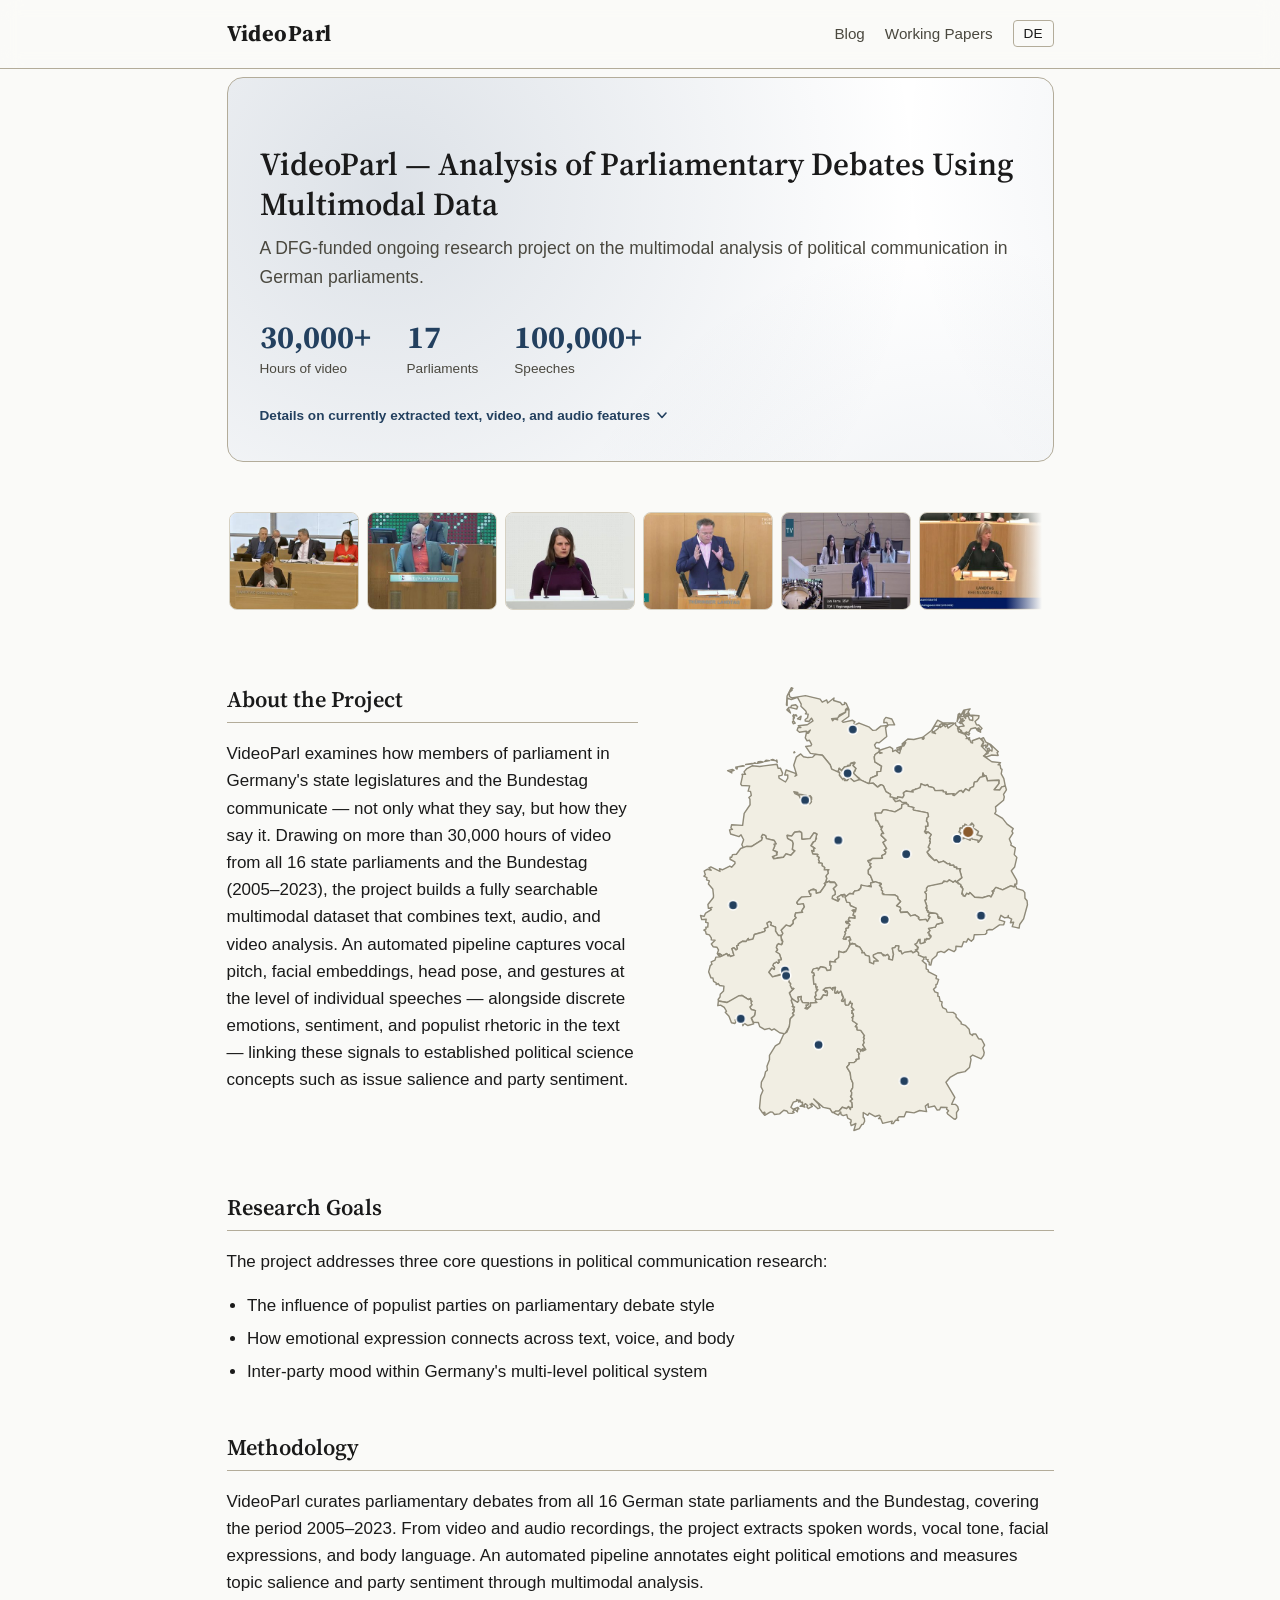
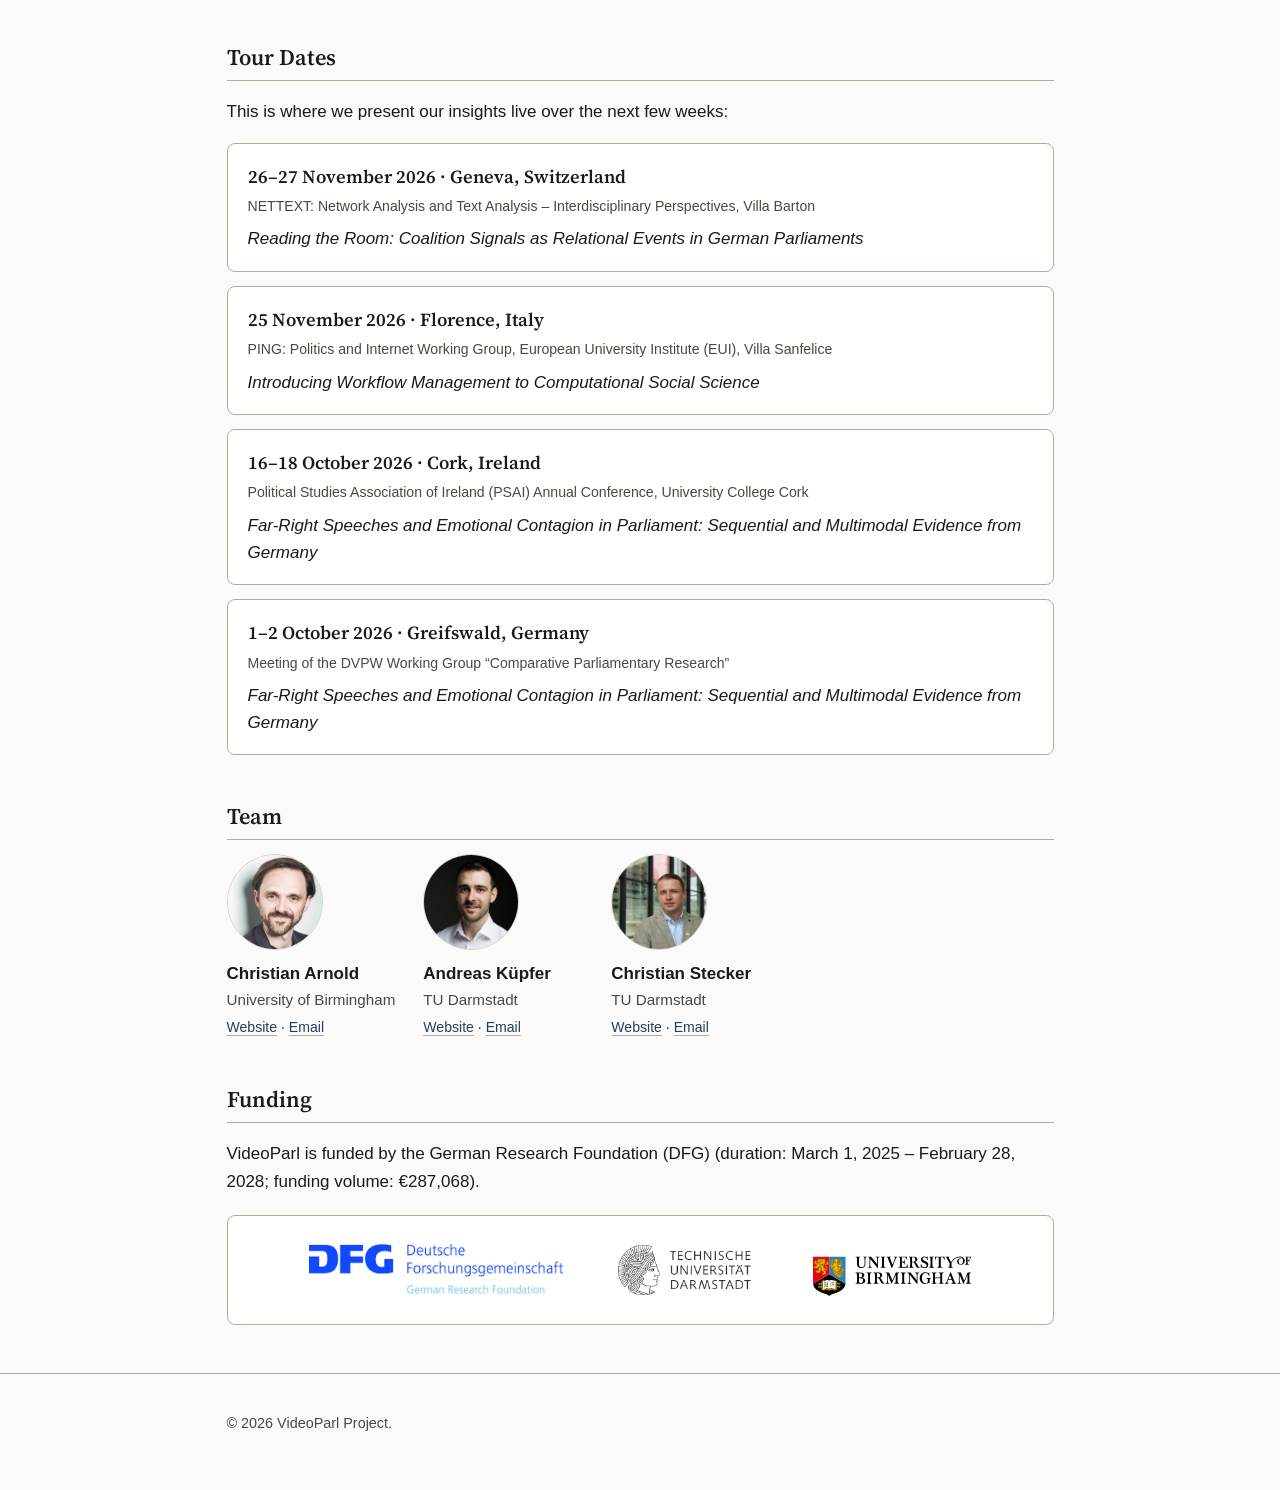
<file: index.html>
<!DOCTYPE html>
<html lang="en">
<head>
<meta charset="UTF-8">
<meta name="viewport" content="width=device-width, initial-scale=1.0">
<title>VideoParl — Analysis of Parliamentary Debates Using Multimodal Data</title>
<meta name="description" content="VideoParl is a DFG-funded research project analyzing text, audio and video from German parliamentary debates.">
<link rel="icon" href="assets/favicon.svg" type="image/svg+xml">
<link rel="preconnect" href="https://fonts.googleapis.com">
<link rel="preconnect" href="https://fonts.gstatic.com" crossorigin>
<link href="https://fonts.googleapis.com/css2?family=Source+Serif+4:wght@600;700&display=swap" rel="stylesheet">
<link rel="stylesheet" href="style.css">
<script data-goatcounter="https://videoparldfg.goatcounter.com/count"
        async src="//gc.zgo.at/count.js"></script>
<script>
  // Set the active language before first paint to avoid a flash of the
  // wrong language. English by default; only a saved toggle choice changes it.
  (function () {
    var lang = 'en';
    try {
      var saved = localStorage.getItem('alpatai-lang');
      if (saved === 'de' || saved === 'en') lang = saved;
    } catch (e) { /* ignore */ }
    document.documentElement.setAttribute('data-active-lang', lang);
    document.documentElement.setAttribute('lang', lang);
  })();
</script>
</head>
<body>

<header class="site-header">
  <div class="wrap">
    <a class="site-title" href="index.html">VideoParl</a>
    <nav class="site-nav">
      <a href="blog.html">Blog</a>
      <a href="papers.html">Working Papers</a>
      <button id="lang-toggle" class="lang-toggle-btn" type="button">DE</button>
    </nav>
  </div>
</header>

<main class="wrap">

  <section class="hero">
    <h1 data-lang="de">VideoParl — Die Analyse von Parlamentsdebatten mit multimodalen Daten (Text, Audio und Bild)</h1>
    <h1 data-lang="en">VideoParl — Analysis of Parliamentary Debates Using Multimodal Data</h1>
    <p class="tagline" data-lang="de">Ein laufendes, DFG-gefördertes Forschungsprojekt zur multimodalen Analyse politischer Kommunikation in deutschen Parlamenten.</p>
    <p class="tagline" data-lang="en">A DFG-funded ongoing research project on the multimodal analysis of political communication in German parliaments.</p>
    <div class="hero-stats">
      <div class="stat">
        <div class="stat-num" data-count="30000" data-suffix="+">0</div>
        <div class="stat-label" data-lang="de">Stunden Video</div>
        <div class="stat-label" data-lang="en">Hours of video</div>
      </div>
      <div class="stat">
        <div class="stat-num" data-count="17">0</div>
        <div class="stat-label" data-lang="de">Parlamente</div>
        <div class="stat-label" data-lang="en">Parliaments</div>
      </div>
      <div class="stat">
        <div class="stat-num" data-count="100000" data-suffix="+">0</div>
        <div class="stat-label" data-lang="de">Reden</div>
        <div class="stat-label" data-lang="en">Speeches</div>
      </div>
    </div>

    <div class="hero-features-toggle">
      <button type="button" class="features-toggle-btn" id="features-toggle-btn" aria-expanded="false" aria-controls="hero-features-panel">
        <span class="label-show" data-lang="de">Details zu aktuell extrahierten Text-, Video- und Audio-Features</span>
        <span class="label-show" data-lang="en">Details on currently extracted text, video, and audio features</span>
        <span class="label-hide" data-lang="de">Features ausblenden</span>
        <span class="label-hide" data-lang="en">Hide features</span>
        <svg class="chevron" width="10" height="7" viewBox="0 0 10 7" fill="none" aria-hidden="true">
          <path d="M1 1L5 5.5L9 1" stroke="currentColor" stroke-width="1.6" stroke-linecap="round" stroke-linejoin="round"/>
        </svg>
      </button>
      <div class="hero-features" id="hero-features-panel" hidden>
      <div class="feature-group">
        <div class="feature-group-label">Text</div>
        <ul class="feature-tags" data-lang="de">
          <li>Transkription</li>
          <li>Diskrete Emotionen</li>
          <li>Stimmung</li>
          <li>Populistische Rhetorik</li>
        </ul>
        <ul class="feature-tags" data-lang="en">
          <li>Transcription</li>
          <li>Discrete Emotions</li>
          <li>Sentiment</li>
          <li>Populist rhetoric</li>
        </ul>
      </div>
      <div class="feature-group">
        <div class="feature-group-label">Audio</div>
        <ul class="feature-tags" data-lang="de">
          <li>Stimmlage</li>
          <li>Sprecher-Embeddings</li>
        </ul>
        <ul class="feature-tags" data-lang="en">
          <li>Vocal pitch</li>
          <li>Speaker embeddings</li>
        </ul>
      </div>
      <div class="feature-group">
        <div class="feature-group-label">Video</div>
        <ul class="feature-tags" data-lang="de">
          <li>Gesichts-Embeddings</li>
          <li>Kopfhaltung</li>
          <li>Gestik</li>
          <li>Tiefenschätzung</li>
        </ul>
        <ul class="feature-tags" data-lang="en">
          <li>Facial Embeddings</li>
          <li>Head pose</li>
          <li>Gestures</li>
          <li>Depth estimation</li>
        </ul>
      </div>
      </div>
    </div>
  </section>

  <div class="collage-row-wrap reveal">
  <div class="collage-row">
    <div class="collage-tile" data-code="sh"><img src="assets/collage/sh.jpg" alt="Schleswig-Holstein State Parliament" loading="lazy"></div>
    <div class="collage-tile" data-code="hb"><img src="assets/collage/hb.jpg" alt="Bremen Parliament" loading="lazy"></div>
    <div class="collage-tile" data-code="hh"><img src="assets/collage/hh.jpg" alt="Hamburg Parliament" loading="lazy"></div>
    <div class="collage-tile" data-code="mv"><img src="assets/collage/mv.jpg" alt="Mecklenburg-Vorpommern State Parliament" loading="lazy"></div>
    <div class="collage-tile" data-code="ni"><img src="assets/collage/ni.jpg" alt="Lower Saxony State Parliament" loading="lazy"></div>
    <div class="collage-tile" data-code="be"><img src="assets/collage/be.jpg" alt="Berlin House of Representatives" loading="lazy"></div>
    <div class="collage-tile" data-code="bb"><img src="assets/collage/bb.jpg" alt="Brandenburg State Parliament" loading="lazy"></div>
    <div class="collage-tile" data-code="nrw"><img src="assets/collage/nrw.jpg" alt="North Rhine-Westphalia State Parliament" loading="lazy"></div>
    <div class="collage-tile" data-code="sn"><img src="assets/collage/sn.jpg" alt="Saxony State Parliament" loading="lazy"></div>
    <div class="collage-tile" data-code="st"><img src="assets/collage/st.jpg" alt="Saxony-Anhalt State Parliament" loading="lazy"></div>
    <div class="collage-tile" data-code="he"><img src="assets/collage/he.jpg" alt="Hesse State Parliament" loading="lazy"></div>
    <div class="collage-tile" data-code="th"><img src="assets/collage/th.jpg" alt="Thuringia State Parliament" loading="lazy"></div>
    <div class="collage-tile" data-code="rp"><img src="assets/collage/rp.jpg" alt="Rhineland-Palatinate State Parliament" loading="lazy"></div>
    <div class="collage-tile" data-code="sl"><img src="assets/collage/sl.jpg" alt="Saarland State Parliament" loading="lazy"></div>
    <div class="collage-tile" data-code="bw"><img src="assets/collage/bw.jpg" alt="Baden-Württemberg State Parliament" loading="lazy"></div>
    <div class="collage-tile" data-code="by"><img src="assets/collage/by.jpg" alt="Bavarian State Parliament" loading="lazy"></div>
    <div class="collage-tile" data-code="de"><img src="assets/collage/de.jpg" alt="German Bundestag" loading="lazy"></div>
  </div>
  </div>

  <section id="about" class="reveal">
    <div class="about-row">
      <div class="about-text">
      <h2 data-lang="de">Über das Projekt</h2>
      <h2 data-lang="en">About the Project</h2>
      <p data-lang="de">VideoParl untersucht, wie Abgeordnete in deutschen Landesparlamenten und im Bundestag kommunizieren — nicht nur, was sie sagen, sondern auch, wie sie es sagen. Auf Basis von über 30.000 Stunden Video aus allen 16 Landesparlamenten und dem Bundestag (2005–2023) entsteht ein vollständig durchsuchbarer multimodaler Datensatz, der Text-, Audio- und Videoanalyse verbindet. Ein automatisiertes Verfahren erfasst Stimmlage, Gesichts-Embeddings, Kopfhaltung und Gestik einzelner Redebeiträge – sowie diskrete Emotionen, Stimmung und populistische Rhetorik im Text – und verknüpft sie mit etablierten politikwissenschaftlichen Konzepten wie Salienz und Parteienstimmung.</p>
      <p data-lang="en">VideoParl examines how members of parliament in Germany's state legislatures and the Bundestag communicate — not only what they say, but how they say it. Drawing on more than 30,000 hours of video from all 16 state parliaments and the Bundestag (2005–2023), the project builds a fully searchable multimodal dataset that combines text, audio, and video analysis. An automated pipeline captures vocal pitch, facial embeddings, head pose, and gestures at the level of individual speeches — alongside discrete emotions, sentiment, and populist rhetoric in the text — linking these signals to established political science concepts such as issue salience and party sentiment.</p>
      </div>
      <div class="parl-map-wrap">
        <svg class="parl-map" viewBox="-12 -12 484 604" role="img"
             data-aria-en="Map of Germany with borders for all 16 states, marking each state parliament and the Bundestag"
             data-aria-de="Karte Deutschlands mit den Grenzen aller 16 Bundesländer, markiert sind alle Landesparlamente und der Bundestag"
             aria-label="Map of Germany with borders for all 16 states, marking each state parliament and the Bundestag">
          <g class="states">
            <path class="state-path" data-code="sh" fill-rule="evenodd" d="M 257.9,45.8 L 265.4,47.8 L 269.0,55.4 L 260.1,55.4 L 259.1,52.2 L 255.2,52.6 L 255.6,48.7 L 257.9,45.8 Z M 137.0,8.9 L 138.6,10.9 L 134.6,14.5 L 135.2,19.2 L 138.0,21.0 L 155.4,18.1 L 174.1,22.5 L 176.8,26.4 L 182.5,23.6 L 183.7,27.4 L 191.8,21.1 L 191.3,24.3 L 199.9,26.8 L 202.2,29.7 L 205.1,29.2 L 205.1,26.8 L 207.3,28.0 L 210.9,35.8 L 208.6,33.7 L 206.5,35.8 L 206.3,39.1 L 198.9,42.5 L 196.7,46.3 L 197.9,44.9 L 206.5,39.4 L 207.0,35.7 L 210.9,36.0 L 210.6,44.7 L 202.1,50.7 L 203.4,52.1 L 215.1,49.4 L 218.4,51.5 L 217.0,53.1 L 218.1,56.3 L 216.1,57.8 L 215.3,62.0 L 217.7,60.8 L 217.4,58.4 L 219.7,54.6 L 223.8,53.0 L 236.8,58.3 L 241.3,62.4 L 245.2,62.0 L 251.5,56.9 L 260.6,56.2 L 257.4,58.9 L 259.0,70.2 L 249.3,78.1 L 245.9,77.6 L 243.4,81.0 L 245.1,84.8 L 249.2,85.5 L 249.7,90.0 L 253.1,91.0 L 250.3,91.7 L 249.1,89.8 L 244.2,93.1 L 243.1,96.1 L 243.8,102.5 L 252.4,107.9 L 251.3,114.6 L 246.7,114.9 L 246.8,119.5 L 238.4,123.3 L 237.6,128.6 L 235.7,130.2 L 223.8,124.9 L 224.6,123.6 L 217.0,118.3 L 216.6,114.3 L 218.9,114.0 L 218.3,111.9 L 219.7,111.0 L 215.8,107.1 L 218.4,104.1 L 217.5,102.8 L 213.2,104.1 L 212.6,107.1 L 209.4,106.8 L 208.9,109.2 L 205.1,109.0 L 201.4,113.8 L 198.4,110.7 L 196.8,115.7 L 194.5,115.3 L 188.8,111.7 L 186.9,106.2 L 177.0,94.0 L 161.7,91.6 L 155.7,82.8 L 162.3,82.0 L 163.3,80.1 L 160.6,75.0 L 157.5,75.6 L 155.2,71.8 L 156.5,66.3 L 159.5,65.7 L 161.7,61.9 L 157.6,65.1 L 156.8,63.6 L 156.9,65.5 L 155.9,63.4 L 147.8,64.8 L 144.8,62.1 L 146.0,58.6 L 149.6,58.7 L 146.2,56.5 L 157.8,55.2 L 165.0,50.2 L 163.1,46.8 L 159.8,51.1 L 155.1,50.5 L 155.1,48.5 L 158.1,46.3 L 158.9,41.6 L 155.4,41.3 L 156.7,40.0 L 155.9,37.7 L 149.7,31.7 L 150.0,28.8 L 145.3,20.4 L 137.4,23.2 L 132.6,21.2 L 133.6,22.0 L 132.1,22.9 L 132.1,30.8 L 131.2,30.1 L 132.0,18.7 L 137.0,8.9 Z M 196.0,46.9 L 188.7,47.6 L 190.0,50.1 L 192.3,47.5 L 196.4,48.9 L 195.7,47.2 L 196.0,46.9 Z M 137.2,8.5 L 137.5,8.0 L 139.5,8.8 L 137.2,8.5 Z M 149.9,44.2 L 149.0,48.7 L 145.3,47.5 L 149.9,44.2 Z M 143.0,29.8 L 145.5,32.4 L 144.2,35.3 L 136.5,33.4 L 137.6,30.7 L 143.0,29.8 Z M 143.5,42.5 L 144.5,44.1 L 141.6,42.9 L 143.5,42.5 Z M 140.1,50.0 L 142.4,53.1 L 139.9,54.0 L 138.9,51.7 L 140.1,50.0 Z M 140.2,45.0 L 141.4,46.1 L 139.9,48.6 L 140.2,45.0 Z M 140.4,42.2 L 141.3,44.1 L 139.2,44.1 L 140.4,42.2 Z M 134.7,33.0 L 133.9,34.6 L 136.4,40.2 L 131.8,36.2 L 134.7,33.0 Z"></path>
            <path class="state-path" data-code="hb" fill-rule="evenodd" d="M 163.3,147.7 L 161.6,148.0 L 163.6,149.8 L 162.2,150.4 L 163.1,153.4 L 161.0,155.9 L 157.8,153.8 L 155.7,155.2 L 153.6,152.8 L 151.7,154.3 L 146.9,145.0 L 140.6,140.4 L 145.7,141.3 L 145.5,143.4 L 156.2,144.9 L 157.6,147.0 L 161.5,145.6 L 163.3,147.7 Z"></path>
            <path class="state-path" data-code="hh" fill-rule="evenodd" d="M 212.6,104.9 L 218.4,103.3 L 215.8,107.1 L 219.7,111.0 L 216.4,116.7 L 224.4,124.6 L 220.6,127.6 L 217.4,127.4 L 211.8,122.6 L 209.2,125.9 L 205.1,126.2 L 205.6,123.8 L 203.0,125.1 L 198.6,119.5 L 198.8,116.0 L 196.8,115.7 L 198.4,110.7 L 201.4,113.8 L 205.1,109.0 L 212.6,107.1 L 212.6,104.9 Z"></path>
            <path class="state-path" data-code="mv" fill-rule="evenodd" d="M 323.8,49.4 L 329.9,52.5 L 343.9,52.8 L 336.6,55.0 L 329.1,53.8 L 326.4,55.3 L 327.1,56.8 L 320.0,57.1 L 316.5,62.3 L 317.6,64.3 L 316.7,65.3 L 321.1,66.5 L 318.8,64.3 L 324.5,60.0 L 325.3,57.0 L 327.1,58.6 L 330.6,56.2 L 330.0,55.0 L 332.7,55.2 L 332.2,55.9 L 333.6,57.7 L 335.9,55.8 L 337.0,59.5 L 346.5,52.7 L 346.8,55.8 L 349.9,58.0 L 349.1,59.5 L 350.4,64.1 L 358.6,67.5 L 361.3,71.5 L 360.1,72.9 L 364.5,71.8 L 363.0,74.2 L 364.3,73.2 L 366.4,78.0 L 368.4,78.4 L 367.8,75.6 L 377.2,72.1 L 382.3,77.1 L 379.4,82.4 L 387.1,90.1 L 383.1,94.2 L 388.2,91.2 L 386.8,85.3 L 389.5,85.2 L 389.2,89.3 L 390.3,87.2 L 393.0,88.7 L 393.2,84.8 L 389.9,79.9 L 387.0,79.9 L 387.6,82.0 L 384.8,84.6 L 385.5,81.6 L 384.6,81.0 L 380.5,83.1 L 382.5,77.4 L 379.6,73.0 L 382.1,71.6 L 385.2,77.2 L 391.7,80.6 L 401.1,89.6 L 399.5,90.6 L 400.9,94.3 L 392.8,93.7 L 386.4,96.1 L 382.2,94.8 L 392.8,102.3 L 403.9,103.4 L 400.8,106.1 L 403.4,106.3 L 404.2,111.1 L 405.8,112.1 L 404.8,117.7 L 408.1,123.7 L 409.9,133.1 L 405.6,134.3 L 402.8,138.3 L 395.6,138.0 L 401.7,130.2 L 401.9,125.9 L 387.3,126.5 L 385.6,120.5 L 382.8,119.7 L 381.5,116.7 L 381.0,119.9 L 383.3,121.0 L 377.8,122.2 L 374.0,127.5 L 370.6,128.2 L 369.5,134.1 L 365.5,135.6 L 364.0,139.3 L 359.3,137.0 L 356.1,141.5 L 353.9,139.0 L 351.1,139.8 L 344.8,145.5 L 343.1,144.7 L 344.6,142.9 L 335.0,143.7 L 333.9,142.9 L 334.8,141.0 L 330.9,140.7 L 330.7,138.8 L 320.5,139.1 L 318.4,135.3 L 312.2,133.8 L 310.8,131.4 L 308.0,132.7 L 302.7,130.4 L 301.5,135.3 L 298.1,137.6 L 295.5,137.1 L 294.4,139.2 L 291.3,138.9 L 292.7,140.8 L 288.7,141.5 L 283.6,139.6 L 279.9,142.2 L 281.0,145.2 L 279.3,148.2 L 272.8,147.0 L 272.3,149.2 L 263.2,147.1 L 263.8,143.9 L 257.9,140.3 L 254.5,132.7 L 251.1,131.5 L 247.4,134.6 L 241.5,129.5 L 236.5,129.9 L 238.4,123.3 L 246.8,119.5 L 246.7,114.9 L 251.3,114.6 L 252.4,107.9 L 243.8,102.5 L 243.1,96.1 L 244.2,93.1 L 249.1,89.8 L 250.3,91.7 L 253.1,91.0 L 249.7,90.0 L 250.0,87.7 L 262.9,83.4 L 266.5,85.6 L 266.5,89.3 L 270.0,87.5 L 275.4,91.7 L 276.7,86.8 L 274.9,87.4 L 275.0,84.7 L 274.2,87.4 L 272.4,87.0 L 271.9,84.7 L 277.1,82.9 L 276.0,86.4 L 277.0,86.8 L 278.3,82.2 L 280.8,82.2 L 283.2,78.0 L 282.2,77.1 L 278.9,81.0 L 278.6,79.3 L 285.8,73.4 L 293.5,74.0 L 304.2,71.3 L 304.4,73.5 L 305.8,73.7 L 306.7,72.0 L 304.5,71.4 L 315.6,62.9 L 323.8,49.4 Z M 365.1,34.9 L 362.7,38.5 L 364.7,42.7 L 376.5,43.8 L 376.0,46.8 L 371.5,51.1 L 373.3,55.2 L 376.2,55.5 L 380.4,59.8 L 378.2,62.1 L 378.5,64.7 L 375.0,63.0 L 377.6,60.9 L 373.4,61.6 L 376.6,59.2 L 373.5,60.6 L 372.0,59.0 L 366.3,60.2 L 363.5,64.9 L 361.6,65.0 L 364.6,66.1 L 363.5,68.5 L 358.8,66.3 L 360.2,66.8 L 360.8,64.4 L 357.9,66.1 L 354.7,65.0 L 354.4,63.0 L 351.9,64.1 L 354.0,62.7 L 350.8,60.5 L 351.4,57.6 L 357.5,56.8 L 355.2,53.4 L 352.4,53.5 L 357.8,49.8 L 355.9,49.3 L 356.1,47.5 L 352.8,48.0 L 352.1,44.9 L 357.2,44.5 L 359.5,47.3 L 359.1,44.5 L 362.3,42.6 L 361.0,44.8 L 362.8,44.0 L 364.4,48.8 L 368.6,49.7 L 368.4,44.8 L 363.6,43.0 L 362.4,40.0 L 356.6,44.1 L 358.5,37.7 L 352.9,44.0 L 356.9,36.7 L 365.1,34.9 Z M 354.0,48.7 L 355.9,50.6 L 351.1,52.5 L 354.0,48.7 Z M 351.8,40.7 L 352.8,42.6 L 350.6,42.2 L 350.9,45.6 L 348.5,51.4 L 350.0,41.8 L 351.8,40.7 Z"></path>
            <path class="state-path" data-code="ni" fill-rule="evenodd" d="M 149.4,92.3 L 152.9,95.9 L 158.6,97.0 L 164.7,96.4 L 168.3,92.9 L 177.0,94.0 L 186.9,106.2 L 188.8,111.7 L 198.8,116.0 L 198.6,119.5 L 203.0,125.1 L 204.7,123.0 L 205.9,124.6 L 205.1,126.2 L 208.6,126.2 L 211.8,122.6 L 217.4,127.4 L 224.4,124.9 L 235.7,130.2 L 241.5,129.5 L 247.4,134.6 L 251.7,131.5 L 254.5,132.7 L 257.9,140.3 L 263.8,143.9 L 263.2,147.1 L 266.9,147.7 L 269.7,152.6 L 275.6,151.4 L 282.1,154.7 L 280.4,157.3 L 278.1,157.0 L 277.8,161.4 L 269.4,166.1 L 256.7,163.3 L 254.4,163.7 L 252.1,167.7 L 244.1,167.7 L 245.5,177.2 L 247.1,177.0 L 251.2,185.4 L 253.8,184.3 L 251.8,188.4 L 255.2,193.8 L 252.4,193.8 L 251.9,196.1 L 258.3,202.3 L 254.2,205.0 L 258.9,213.0 L 255.7,215.1 L 257.9,217.3 L 257.1,219.7 L 252.5,221.8 L 253.6,225.2 L 240.8,225.6 L 234.9,228.7 L 239.1,232.2 L 237.2,233.6 L 239.1,236.3 L 235.5,240.2 L 235.6,245.1 L 238.1,247.0 L 241.4,255.2 L 238.4,257.0 L 239.5,261.4 L 236.8,260.1 L 233.1,261.9 L 226.5,259.4 L 225.2,264.0 L 220.2,267.7 L 218.2,266.9 L 215.9,269.9 L 216.7,270.7 L 211.8,270.1 L 206.8,274.4 L 205.3,271.4 L 202.8,271.7 L 203.4,274.6 L 201.1,271.7 L 196.0,275.0 L 197.4,278.4 L 198.9,277.0 L 197.1,280.0 L 189.4,276.6 L 189.9,273.3 L 193.3,271.3 L 193.2,267.6 L 190.7,264.0 L 195.2,259.6 L 192.4,255.7 L 181.3,254.9 L 182.5,251.1 L 181.6,246.9 L 184.4,244.4 L 183.8,241.0 L 185.1,239.9 L 179.4,240.0 L 179.9,237.0 L 176.5,234.6 L 176.7,231.7 L 172.1,231.0 L 173.1,229.6 L 171.9,226.9 L 172.7,224.2 L 170.2,222.6 L 171.2,220.5 L 164.8,219.8 L 163.3,215.3 L 166.1,216.3 L 165.7,213.3 L 167.4,212.7 L 162.3,209.1 L 169.5,200.2 L 168.3,197.3 L 170.2,194.8 L 168.2,193.2 L 166.2,193.0 L 161.2,200.2 L 157.4,201.1 L 150.7,200.7 L 150.5,192.9 L 148.2,190.8 L 141.6,192.1 L 138.1,196.8 L 132.3,195.9 L 132.7,199.9 L 138.6,203.0 L 139.9,206.4 L 138.8,214.0 L 142.1,215.8 L 136.9,221.4 L 130.7,219.6 L 127.4,224.0 L 120.0,224.4 L 117.3,226.8 L 113.3,223.1 L 118.9,221.0 L 119.3,216.9 L 114.0,215.0 L 116.4,209.4 L 115.3,207.3 L 118.0,206.8 L 115.7,202.7 L 105.7,200.3 L 104.6,196.3 L 100.9,194.9 L 99.3,198.2 L 100.7,198.9 L 99.7,202.1 L 86.6,210.3 L 76.3,211.8 L 74.4,208.1 L 76.7,201.7 L 73.4,195.4 L 70.8,197.7 L 60.1,194.3 L 58.7,189.1 L 62.5,188.5 L 60.5,186.6 L 61.4,182.5 L 75.4,183.3 L 77.4,168.1 L 84.9,157.1 L 84.7,149.8 L 83.4,147.9 L 86.4,145.2 L 86.0,142.5 L 85.4,140.0 L 82.4,139.7 L 84.4,133.1 L 74.3,132.6 L 73.0,130.8 L 75.3,120.2 L 74.6,118.3 L 79.1,118.4 L 77.2,115.2 L 80.3,111.5 L 87.5,107.5 L 97.2,108.3 L 119.2,105.5 L 120.5,110.5 L 123.5,110.4 L 126.3,116.8 L 125.5,119.7 L 121.4,120.3 L 121.8,123.3 L 130.0,128.1 L 132.9,123.2 L 132.9,119.1 L 129.0,119.3 L 130.8,112.8 L 141.9,116.7 L 143.8,118.9 L 142.1,120.7 L 144.4,119.4 L 140.5,106.7 L 143.8,96.5 L 149.4,92.3 Z M 142.1,142.8 L 146.9,145.0 L 151.7,154.3 L 153.6,152.8 L 155.7,155.2 L 157.8,153.8 L 161.0,155.9 L 163.1,153.4 L 162.2,150.4 L 163.6,149.8 L 161.6,148.0 L 163.3,147.7 L 161.5,145.6 L 157.6,147.0 L 156.2,144.9 L 145.5,143.4 L 145.7,141.3 L 140.6,140.4 L 142.1,142.8 Z M 141.1,89.5 L 141.9,90.5 L 140.6,90.8 L 141.1,89.5 Z M 118.9,100.0 L 119.5,103.0 L 117.9,101.2 L 118.9,100.0 Z M 113.8,99.4 L 117.0,100.8 L 111.5,100.0 L 113.8,99.4 Z M 105.2,100.5 L 109.7,100.9 L 103.4,102.0 L 105.2,100.5 Z M 99.1,102.1 L 101.6,102.7 L 94.3,104.3 L 95.1,102.3 L 99.1,102.1 Z M 91.0,103.8 L 92.6,104.4 L 89.4,104.3 L 91.0,103.8 Z M 87.4,104.6 L 88.6,104.8 L 79.3,105.9 L 87.4,104.6 Z M 75.7,107.4 L 77.4,107.7 L 66.5,109.1 L 75.7,107.4 Z M 68.6,109.6 L 68.4,111.6 L 66.9,110.7 L 68.6,109.6 Z M 62.3,112.1 L 64.5,113.3 L 60.4,114.7 L 61.7,116.6 L 56.3,113.6 L 62.3,112.1 Z"></path>
            <path class="state-path" data-code="bb" fill-rule="evenodd" d="M 385.6,120.7 L 387.3,126.5 L 401.9,125.9 L 401.7,130.2 L 395.6,138.0 L 402.8,138.3 L 405.6,134.3 L 410.1,133.4 L 411.4,138.0 L 407.7,143.9 L 408.7,147.1 L 407.7,151.4 L 397.5,159.8 L 398.1,165.7 L 396.5,168.5 L 406.5,174.4 L 412.2,181.8 L 420.1,187.4 L 418.3,190.8 L 419.7,193.2 L 415.1,200.7 L 417.6,206.9 L 417.0,208.4 L 422.8,211.9 L 421.4,220.6 L 424.7,224.1 L 421.9,236.3 L 417.6,241.2 L 424.6,253.5 L 424.6,258.1 L 422.1,258.4 L 421.3,261.9 L 416.9,260.4 L 406.6,265.5 L 398.0,262.3 L 395.2,265.9 L 395.9,267.0 L 393.3,267.0 L 394.7,269.4 L 391.7,274.7 L 389.7,272.9 L 381.0,275.6 L 371.0,275.0 L 364.8,268.9 L 363.6,271.1 L 360.9,269.9 L 358.6,273.9 L 356.2,273.0 L 355.7,270.6 L 354.4,270.8 L 355.9,265.2 L 354.9,261.5 L 348.5,254.9 L 354.6,249.9 L 351.9,240.5 L 353.0,238.7 L 347.8,238.8 L 348.1,236.7 L 344.8,236.6 L 344.3,234.2 L 339.4,234.3 L 339.2,231.9 L 336.4,232.4 L 331.3,228.8 L 325.2,230.8 L 321.9,227.0 L 320.0,228.3 L 310.2,217.4 L 313.9,213.5 L 311.7,211.3 L 314.6,204.6 L 313.5,203.5 L 314.4,200.3 L 313.0,199.5 L 315.6,195.0 L 311.2,191.7 L 309.5,193.8 L 308.1,193.0 L 309.0,191.1 L 307.0,191.6 L 308.8,188.1 L 308.3,184.4 L 311.3,184.2 L 311.1,179.9 L 309.5,178.0 L 310.1,173.7 L 312.1,172.1 L 311.1,167.5 L 293.2,164.0 L 292.4,162.6 L 293.5,160.8 L 286.3,158.8 L 286.0,156.6 L 283.5,156.3 L 283.8,154.2 L 278.4,153.8 L 275.6,151.4 L 270.6,153.2 L 267.2,149.6 L 272.8,149.2 L 272.8,147.0 L 279.3,148.2 L 281.0,145.2 L 280.5,141.7 L 283.6,139.6 L 292.7,140.8 L 291.3,138.9 L 301.5,135.3 L 302.7,130.4 L 308.0,132.7 L 310.8,131.4 L 312.2,133.8 L 318.4,135.3 L 320.5,139.1 L 330.7,138.8 L 330.9,140.7 L 334.8,141.0 L 333.9,142.9 L 335.0,143.7 L 344.6,142.9 L 343.1,144.7 L 344.8,145.5 L 351.1,139.8 L 353.9,139.0 L 356.1,141.5 L 359.3,137.0 L 364.0,139.3 L 365.5,135.6 L 369.5,134.1 L 370.6,128.2 L 374.0,127.5 L 377.8,122.2 L 383.3,121.0 L 381.0,119.9 L 381.5,116.7 L 382.8,119.7 L 385.6,120.7 Z M 367.5,180.5 L 366.4,181.5 L 367.2,182.4 L 362.4,184.4 L 358.6,181.9 L 358.0,184.3 L 356.1,184.0 L 355.4,187.2 L 351.8,187.1 L 352.9,188.5 L 351.2,191.7 L 353.6,192.8 L 350.1,200.0 L 352.0,201.3 L 359.5,199.4 L 365.2,202.2 L 365.0,199.8 L 367.3,199.0 L 367.8,200.9 L 375.2,202.2 L 375.6,204.9 L 379.3,200.4 L 380.3,196.9 L 373.7,195.4 L 375.8,191.2 L 369.0,186.7 L 369.7,183.0 L 367.5,180.5 Z"></path>
            <path class="state-path" data-code="be" fill-rule="evenodd" d="M 353.0,186.3 L 355.4,187.2 L 356.1,184.0 L 358.0,184.3 L 358.6,181.9 L 362.4,184.4 L 367.2,182.4 L 366.4,181.5 L 367.5,180.5 L 369.7,183.0 L 369.0,186.7 L 375.8,191.2 L 373.7,195.4 L 380.5,197.7 L 375.6,204.9 L 375.2,202.2 L 367.8,200.9 L 367.3,199.0 L 365.0,199.8 L 365.2,202.2 L 357.1,199.0 L 352.0,201.3 L 349.9,199.2 L 353.6,192.8 L 351.2,191.7 L 353.0,186.3 Z"></path>
            <path class="state-path" data-code="nrw" fill-rule="evenodd" d="M 148.8,191.3 L 150.5,192.9 L 150.7,200.7 L 152.1,201.2 L 161.2,200.2 L 166.2,193.0 L 169.9,194.3 L 167.9,203.5 L 165.2,204.4 L 162.3,209.1 L 167.4,212.7 L 165.7,213.3 L 166.1,216.3 L 163.3,215.3 L 164.8,219.8 L 171.2,220.5 L 170.2,222.6 L 172.7,224.2 L 171.9,226.9 L 173.1,229.6 L 172.1,231.0 L 176.7,231.7 L 176.5,234.6 L 179.9,237.0 L 179.4,240.0 L 185.1,239.9 L 183.8,241.0 L 184.4,244.4 L 181.4,248.0 L 182.5,251.1 L 181.3,254.9 L 184.4,255.1 L 179.5,257.4 L 181.1,258.9 L 174.3,268.5 L 169.1,269.8 L 169.0,266.0 L 165.8,264.2 L 159.9,267.1 L 161.1,270.8 L 162.5,270.8 L 162.0,273.8 L 150.5,274.7 L 147.2,277.5 L 144.3,281.9 L 145.8,284.0 L 152.1,282.2 L 154.1,287.0 L 150.7,292.3 L 151.9,294.1 L 142.9,294.9 L 142.0,299.0 L 143.7,300.9 L 139.8,304.5 L 139.9,308.2 L 135.8,312.0 L 131.0,310.4 L 124.5,316.9 L 126.6,320.7 L 125.4,323.9 L 120.9,323.6 L 117.3,318.1 L 117.3,313.0 L 111.0,310.4 L 111.9,307.2 L 109.4,305.9 L 106.5,307.7 L 107.9,313.0 L 103.1,314.9 L 104.3,317.0 L 103.1,318.7 L 90.4,322.4 L 88.6,328.2 L 83.0,329.4 L 82.7,327.5 L 79.9,331.2 L 75.6,330.9 L 70.0,334.2 L 70.1,336.1 L 68.0,336.5 L 68.8,340.8 L 67.0,342.0 L 64.2,339.1 L 61.8,340.3 L 64.4,348.9 L 59.8,350.4 L 58.3,347.9 L 56.8,349.8 L 55.2,346.6 L 48.1,350.1 L 48.5,348.2 L 45.4,346.4 L 46.0,350.9 L 43.1,346.7 L 44.7,342.0 L 42.6,338.5 L 37.8,337.9 L 35.5,334.4 L 40.3,329.6 L 35.5,329.2 L 35.5,326.6 L 33.0,322.9 L 28.9,321.7 L 28.2,318.1 L 26.0,316.7 L 28.9,315.2 L 28.5,313.0 L 31.0,312.9 L 31.4,307.5 L 28.3,306.7 L 29.0,303.0 L 23.3,303.4 L 21.8,298.1 L 26.3,299.3 L 28.3,295.0 L 35.5,290.7 L 34.2,289.2 L 36.4,287.9 L 31.8,289.1 L 31.2,284.1 L 38.2,275.3 L 38.3,272.6 L 37.4,264.4 L 31.8,258.0 L 33.0,254.0 L 29.4,252.7 L 29.9,249.9 L 26.0,248.1 L 27.9,246.2 L 26.4,241.6 L 30.7,239.2 L 35.3,240.6 L 32.5,237.4 L 34.9,236.2 L 46.6,242.0 L 45.9,238.5 L 49.5,239.9 L 59.1,235.2 L 61.4,236.7 L 65.7,231.9 L 65.6,229.7 L 59.4,226.5 L 59.5,224.0 L 61.4,223.9 L 62.6,220.6 L 67.5,220.1 L 72.9,212.8 L 80.3,210.0 L 86.6,210.3 L 99.7,202.1 L 100.7,198.9 L 99.3,198.2 L 100.9,194.9 L 104.6,196.3 L 105.7,200.3 L 115.7,202.7 L 118.0,206.8 L 115.3,207.3 L 116.4,209.4 L 114.0,215.0 L 119.6,217.7 L 118.5,218.1 L 118.9,221.0 L 113.3,223.1 L 114.8,225.8 L 127.4,224.0 L 130.7,219.6 L 136.9,221.4 L 142.1,215.8 L 138.8,214.0 L 139.9,206.4 L 138.6,203.0 L 132.7,199.9 L 132.0,196.2 L 138.1,196.8 L 141.6,192.1 L 148.8,191.3 Z"></path>
            <path class="state-path" data-code="sn" fill-rule="evenodd" d="M 340.1,253.1 L 343.6,255.6 L 346.3,253.5 L 350.1,257.9 L 353.3,258.5 L 353.0,261.2 L 355.9,263.9 L 354.4,270.8 L 355.7,270.6 L 356.2,273.0 L 358.6,273.9 L 360.9,269.9 L 363.6,271.1 L 364.8,268.9 L 371.0,275.0 L 381.0,275.6 L 389.7,272.9 L 391.7,274.7 L 394.7,269.4 L 393.3,267.0 L 395.9,267.0 L 395.2,265.9 L 398.0,262.3 L 406.6,265.5 L 416.9,260.4 L 421.3,261.9 L 422.4,258.4 L 424.6,263.9 L 432.4,266.1 L 434.8,269.0 L 435.0,276.2 L 437.7,279.4 L 438.2,284.4 L 433.3,302.4 L 428.3,309.6 L 427.6,314.2 L 418.8,312.3 L 420.6,306.7 L 416.5,307.4 L 418.1,302.7 L 413.8,300.6 L 413.8,298.1 L 413.3,300.3 L 409.1,301.2 L 404.4,297.9 L 402.2,303.8 L 409.2,306.0 L 407.9,309.9 L 402.6,310.1 L 393.7,316.3 L 389.0,316.0 L 386.3,317.5 L 386.4,320.4 L 384.3,322.2 L 370.5,322.6 L 369.5,328.2 L 366.7,331.0 L 362.6,327.6 L 360.4,332.1 L 356.9,331.4 L 354.5,338.0 L 347.1,337.4 L 346.9,341.7 L 344.6,344.2 L 337.8,341.0 L 332.2,345.4 L 328.1,343.9 L 323.6,345.3 L 322.6,349.0 L 316.7,354.2 L 315.1,361.2 L 313.0,361.0 L 313.1,357.8 L 310.8,355.9 L 311.7,354.3 L 309.0,354.0 L 309.0,350.9 L 305.6,351.6 L 299.1,348.5 L 299.5,345.8 L 295.3,342.0 L 298.3,341.2 L 298.9,338.7 L 294.7,334.7 L 301.0,328.0 L 301.9,333.9 L 307.7,332.2 L 307.2,328.5 L 313.0,327.9 L 315.5,324.4 L 311.2,320.1 L 313.9,317.5 L 312.1,314.6 L 320.7,312.9 L 322.6,309.3 L 330.4,307.1 L 328.4,301.7 L 324.6,301.6 L 325.2,299.7 L 323.9,300.2 L 323.7,297.0 L 321.5,295.4 L 310.7,293.6 L 311.6,292.3 L 309.7,291.4 L 310.2,288.5 L 308.6,288.5 L 310.0,286.1 L 307.4,278.6 L 309.3,277.8 L 309.4,271.2 L 307.3,268.2 L 309.7,266.6 L 309.2,264.0 L 311.5,260.8 L 340.1,253.1 Z"></path>
            <path class="state-path" data-code="st" fill-rule="evenodd" d="M 283.5,155.8 L 286.0,156.6 L 286.3,158.8 L 293.5,160.8 L 292.4,162.6 L 293.2,164.0 L 311.1,167.5 L 312.1,172.1 L 310.1,173.7 L 309.5,178.0 L 311.1,179.9 L 311.3,184.2 L 308.3,184.4 L 308.8,188.1 L 307.0,191.6 L 309.0,191.1 L 308.1,193.0 L 309.5,193.8 L 311.2,191.7 L 315.6,195.0 L 313.0,199.5 L 314.4,200.3 L 313.5,203.5 L 314.6,204.6 L 311.7,211.3 L 313.9,213.5 L 310.2,217.4 L 312.9,222.0 L 320.0,228.3 L 322.5,227.3 L 325.2,230.8 L 331.3,228.8 L 336.4,232.4 L 339.2,231.9 L 339.4,234.3 L 344.3,234.2 L 344.8,236.6 L 348.1,236.7 L 347.8,238.8 L 353.0,238.7 L 351.9,240.5 L 354.6,249.9 L 347.4,255.7 L 346.3,253.5 L 343.6,255.6 L 338.4,252.5 L 335.9,255.1 L 331.8,254.0 L 329.6,257.1 L 311.5,260.8 L 309.5,263.4 L 309.7,266.6 L 307.3,268.2 L 309.4,271.2 L 309.3,277.8 L 307.4,278.6 L 310.0,286.1 L 308.6,288.5 L 310.2,288.5 L 309.7,291.4 L 311.6,292.3 L 310.7,293.6 L 313.7,295.0 L 312.0,298.6 L 314.2,299.2 L 310.8,305.8 L 309.0,303.1 L 301.1,303.8 L 299.2,301.9 L 299.8,300.6 L 294.9,297.4 L 289.4,298.7 L 285.2,293.6 L 276.2,293.9 L 276.2,287.9 L 271.4,285.8 L 276.6,280.2 L 273.1,276.9 L 272.8,274.0 L 269.6,272.1 L 254.4,271.6 L 255.2,270.8 L 253.3,270.5 L 253.6,267.0 L 252.0,265.7 L 252.5,263.0 L 249.6,259.8 L 252.0,258.7 L 251.5,257.0 L 241.4,255.2 L 238.1,247.0 L 235.6,245.1 L 235.5,240.2 L 239.1,236.3 L 237.2,233.6 L 239.1,232.2 L 236.0,230.8 L 235.2,228.1 L 238.0,228.5 L 240.8,225.6 L 253.6,225.2 L 252.5,221.8 L 257.1,219.7 L 257.9,217.3 L 255.7,215.1 L 258.9,213.0 L 254.2,205.0 L 258.3,202.3 L 251.9,196.1 L 252.4,193.8 L 255.2,193.8 L 251.8,188.4 L 253.8,184.3 L 251.2,185.4 L 247.1,177.0 L 245.5,177.2 L 244.1,167.7 L 252.1,167.7 L 254.4,163.7 L 256.7,163.3 L 269.4,166.1 L 277.8,161.4 L 278.4,156.8 L 284.3,154.7 L 283.5,155.8 Z"></path>
            <path class="state-path" data-code="he" fill-rule="evenodd" d="M 186.6,256.1 L 192.4,255.7 L 195.2,259.6 L 190.7,264.0 L 193.2,267.6 L 193.3,271.3 L 189.9,273.3 L 189.4,276.6 L 197.1,280.0 L 198.9,277.0 L 197.4,278.4 L 196.0,275.0 L 201.1,271.7 L 203.4,274.6 L 202.8,271.7 L 205.3,271.4 L 208.1,281.1 L 211.9,281.7 L 212.8,285.4 L 220.1,288.2 L 219.1,293.3 L 217.2,290.9 L 215.0,291.6 L 217.4,293.3 L 216.1,297.8 L 219.4,300.0 L 216.4,302.1 L 211.3,300.7 L 210.2,303.2 L 212.4,305.6 L 207.0,305.6 L 207.0,307.2 L 208.9,306.4 L 208.4,308.5 L 210.0,307.4 L 212.2,310.2 L 210.3,311.5 L 210.3,313.9 L 207.1,314.7 L 207.4,317.6 L 205.7,319.0 L 206.6,320.8 L 203.6,327.8 L 206.9,328.6 L 207.1,325.7 L 211.6,325.2 L 213.2,328.4 L 211.1,329.8 L 212.2,333.9 L 211.2,338.5 L 207.7,343.4 L 202.4,345.4 L 198.3,343.5 L 197.5,352.5 L 193.6,354.7 L 192.8,356.4 L 193.9,357.5 L 186.6,356.7 L 186.8,361.6 L 188.1,362.1 L 187.5,367.6 L 183.0,368.4 L 181.1,364.7 L 174.7,363.4 L 171.6,367.8 L 171.8,365.7 L 170.2,365.2 L 164.7,367.5 L 163.7,371.0 L 166.1,371.2 L 166.9,374.6 L 165.4,374.9 L 166.0,385.3 L 168.6,385.5 L 168.7,389.3 L 170.5,389.0 L 169.2,391.7 L 171.3,392.7 L 168.2,396.5 L 169.1,399.9 L 167.3,401.5 L 168.9,404.5 L 168.1,407.1 L 170.0,409.0 L 161.8,409.6 L 161.9,413.3 L 155.6,417.4 L 156.1,412.1 L 158.5,412.3 L 159.5,409.6 L 151.6,408.9 L 149.5,404.7 L 150.2,401.3 L 145.8,402.3 L 146.9,406.7 L 143.8,408.7 L 136.4,402.0 L 134.9,396.7 L 140.6,391.1 L 138.0,391.2 L 136.0,387.3 L 136.5,385.1 L 134.4,382.8 L 134.2,377.2 L 131.0,373.1 L 127.0,371.9 L 113.4,376.4 L 108.7,370.4 L 112.6,364.9 L 115.8,366.8 L 116.0,364.1 L 113.8,361.9 L 114.8,359.5 L 118.8,357.3 L 120.7,358.9 L 122.0,357.5 L 120.8,354.8 L 124.8,354.4 L 122.3,347.2 L 117.8,344.3 L 119.9,341.8 L 118.3,339.1 L 119.0,336.1 L 121.1,333.9 L 125.9,334.3 L 126.4,330.8 L 123.9,325.3 L 126.7,321.0 L 124.5,316.9 L 131.0,310.4 L 135.8,312.0 L 139.9,308.2 L 139.8,304.5 L 143.7,300.9 L 142.0,299.0 L 142.9,294.9 L 151.9,294.1 L 150.7,292.3 L 154.1,287.0 L 152.7,283.0 L 145.8,284.0 L 144.6,281.1 L 150.5,274.7 L 162.0,273.8 L 162.5,270.8 L 161.1,270.8 L 159.9,267.1 L 163.5,265.1 L 168.7,265.7 L 169.1,269.8 L 174.3,268.5 L 181.1,258.9 L 179.5,257.4 L 186.0,254.2 L 186.6,256.1 Z"></path>
            <path class="state-path" data-code="th" fill-rule="evenodd" d="M 244.4,255.1 L 252.0,257.8 L 249.6,259.8 L 252.5,263.0 L 252.0,265.7 L 253.6,267.0 L 253.3,270.5 L 255.2,270.8 L 254.4,271.6 L 269.6,272.1 L 272.8,274.0 L 273.1,276.9 L 276.6,280.2 L 271.4,285.8 L 276.2,287.9 L 277.0,289.8 L 275.4,291.4 L 277.0,294.4 L 285.2,293.6 L 289.4,298.7 L 294.9,297.4 L 299.8,300.6 L 299.2,301.9 L 301.1,303.8 L 309.0,303.1 L 310.6,305.8 L 314.2,300.0 L 312.0,298.6 L 313.7,295.0 L 321.5,295.4 L 323.7,297.0 L 323.9,300.2 L 325.2,299.7 L 324.6,301.6 L 328.4,301.7 L 330.4,307.4 L 322.6,309.3 L 320.7,312.9 L 312.1,314.6 L 313.9,317.5 L 311.2,320.1 L 312.8,320.2 L 312.8,323.3 L 315.2,325.5 L 313.0,327.9 L 309.7,327.4 L 309.4,329.3 L 307.5,328.2 L 306.9,331.7 L 307.9,332.0 L 303.0,333.9 L 301.4,333.1 L 301.5,328.5 L 299.6,328.8 L 297.1,333.6 L 294.7,334.7 L 298.9,339.0 L 297.8,339.3 L 298.3,341.2 L 295.3,342.0 L 297.2,343.1 L 294.2,345.0 L 292.1,345.8 L 290.2,343.6 L 278.5,347.2 L 276.6,342.9 L 275.0,343.7 L 273.7,341.6 L 274.3,337.0 L 270.6,336.5 L 269.5,338.9 L 266.0,339.7 L 267.6,347.8 L 266.2,355.0 L 261.2,353.5 L 262.0,350.5 L 259.9,347.8 L 256.8,349.5 L 254.7,347.9 L 254.7,349.5 L 252.1,346.0 L 249.2,345.7 L 241.9,348.7 L 242.4,351.4 L 247.9,354.6 L 247.9,356.8 L 242.7,356.3 L 242.4,359.8 L 237.4,358.2 L 236.8,350.3 L 231.8,348.7 L 230.1,345.2 L 227.2,345.8 L 227.7,343.6 L 224.5,338.5 L 215.1,333.3 L 211.1,336.9 L 212.2,333.9 L 211.1,329.8 L 213.3,329.3 L 211.6,325.2 L 207.1,325.7 L 206.9,328.6 L 203.6,327.8 L 206.6,320.8 L 205.7,319.0 L 207.4,317.6 L 207.1,314.7 L 210.3,313.9 L 210.3,311.5 L 212.2,310.2 L 210.0,307.4 L 208.4,308.5 L 208.9,306.4 L 207.0,307.2 L 207.0,305.6 L 212.4,305.6 L 210.2,303.2 L 211.3,300.7 L 218.6,301.6 L 218.6,298.7 L 216.1,297.8 L 217.4,293.3 L 215.0,291.6 L 217.2,290.9 L 219.1,293.3 L 220.1,288.7 L 212.8,285.4 L 211.9,281.7 L 208.1,281.1 L 205.9,274.9 L 211.8,270.1 L 216.7,270.7 L 215.9,269.9 L 218.2,266.9 L 223.1,266.2 L 226.0,263.0 L 226.5,259.4 L 239.3,261.7 L 238.4,257.0 L 244.4,255.1 Z"></path>
            <path class="state-path" data-code="rp" fill-rule="evenodd" d="M 109.4,305.9 L 111.9,307.2 L 111.0,310.4 L 117.3,313.0 L 117.3,318.1 L 120.9,323.6 L 124.0,323.4 L 124.9,329.9 L 126.4,331.3 L 124.9,335.4 L 121.1,333.9 L 119.0,336.1 L 118.3,339.1 L 119.9,341.8 L 117.8,344.3 L 122.3,347.2 L 124.8,354.4 L 120.8,354.8 L 122.0,357.5 L 120.7,358.9 L 118.8,357.3 L 114.8,359.5 L 113.8,361.9 L 116.0,364.1 L 115.8,366.8 L 112.6,364.9 L 108.7,370.4 L 113.4,376.4 L 130.2,372.3 L 134.2,377.2 L 134.4,382.8 L 136.5,385.1 L 136.0,387.3 L 138.0,391.2 L 140.6,391.1 L 134.9,396.7 L 138.0,404.3 L 137.5,406.7 L 139.7,412.4 L 138.7,414.1 L 141.6,414.7 L 139.6,418.3 L 141.2,418.2 L 141.0,420.6 L 139.0,422.6 L 140.8,424.9 L 136.3,429.2 L 134.9,439.5 L 129.5,448.9 L 122.6,447.5 L 115.6,442.6 L 112.5,444.3 L 109.4,442.0 L 103.6,443.4 L 97.2,439.7 L 95.4,434.5 L 89.1,434.3 L 86.4,428.9 L 90.6,425.5 L 91.7,419.3 L 86.4,417.9 L 84.7,414.8 L 87.2,412.0 L 86.0,409.6 L 87.2,407.4 L 85.9,407.2 L 85.5,403.8 L 82.9,405.2 L 74.5,399.8 L 55.3,409.0 L 44.8,407.0 L 44.2,405.1 L 46.6,402.0 L 46.9,398.4 L 51.1,394.2 L 51.6,388.1 L 46.1,387.3 L 44.1,384.8 L 41.8,386.2 L 41.7,384.0 L 38.4,382.0 L 37.6,377.8 L 35.1,377.6 L 32.1,369.9 L 34.3,361.7 L 36.3,360.5 L 35.4,357.1 L 40.2,355.0 L 41.3,351.2 L 46.8,350.9 L 44.9,346.7 L 48.5,348.2 L 48.1,350.1 L 55.2,346.6 L 56.8,349.8 L 58.3,347.9 L 59.8,350.4 L 64.4,348.9 L 61.8,340.3 L 64.2,339.1 L 67.0,342.0 L 68.8,340.8 L 68.0,336.5 L 70.1,336.1 L 70.0,334.2 L 75.6,330.9 L 79.9,331.2 L 82.7,327.5 L 83.0,329.4 L 88.6,328.2 L 90.4,322.4 L 103.1,318.7 L 104.3,317.0 L 103.1,314.9 L 107.9,313.0 L 106.5,307.7 L 109.4,305.9 Z"></path>
            <path class="state-path" data-code="sl" fill-rule="evenodd" d="M 74.8,400.1 L 82.9,405.2 L 85.5,403.8 L 85.9,407.2 L 87.2,407.4 L 86.0,409.6 L 87.2,412.0 L 84.7,414.8 L 86.4,417.9 L 91.7,419.3 L 90.6,425.5 L 86.4,428.9 L 89.5,436.2 L 82.1,438.3 L 77.5,435.5 L 75.7,438.5 L 74.6,433.0 L 69.6,430.5 L 65.8,431.2 L 66.8,433.7 L 65.6,435.7 L 61.2,434.8 L 58.0,426.4 L 53.3,421.4 L 54.9,420.1 L 52.0,415.2 L 47.3,412.3 L 43.8,413.0 L 44.5,407.0 L 55.3,409.0 L 70.3,400.4 L 74.8,400.1 Z"></path>
            <path class="state-path" data-code="bw" fill-rule="evenodd" d="M 193.5,390.5 L 192.9,396.7 L 194.4,397.2 L 196.4,394.2 L 197.3,397.2 L 200.1,394.2 L 201.9,396.0 L 201.8,399.5 L 203.9,403.0 L 201.4,406.8 L 203.2,407.6 L 205.8,404.6 L 205.0,406.5 L 206.3,406.5 L 206.7,412.1 L 210.3,412.0 L 212.6,407.4 L 213.4,410.1 L 215.2,410.1 L 214.0,414.6 L 217.2,418.3 L 214.6,419.4 L 215.4,421.6 L 214.4,422.4 L 216.2,423.1 L 216.7,426.5 L 214.7,428.2 L 215.8,428.5 L 215.3,432.2 L 221.3,436.4 L 219.0,439.6 L 221.1,440.1 L 221.2,443.8 L 225.9,444.5 L 230.6,451.2 L 229.3,453.3 L 230.5,454.4 L 229.3,457.6 L 230.3,460.2 L 228.5,462.9 L 232.3,469.1 L 228.4,470.9 L 229.7,468.5 L 228.2,468.2 L 225.6,471.4 L 225.1,468.7 L 222.0,467.7 L 221.2,470.6 L 224.3,474.6 L 223.1,474.9 L 223.8,480.8 L 219.9,481.5 L 220.5,482.8 L 217.4,485.3 L 211.1,485.6 L 211.3,487.7 L 208.1,491.3 L 212.4,498.4 L 213.3,505.7 L 215.8,511.6 L 215.6,517.6 L 213.1,521.9 L 214.4,523.5 L 214.1,527.6 L 212.9,528.4 L 215.4,532.2 L 212.4,534.4 L 214.7,536.3 L 215.2,542.5 L 213.2,542.6 L 212.7,545.3 L 210.4,541.5 L 207.7,544.2 L 202.3,542.4 L 197.8,547.5 L 189.7,549.1 L 186.6,544.3 L 178.2,542.5 L 165.9,531.9 L 172.0,538.1 L 174.0,543.2 L 171.4,544.2 L 163.5,537.4 L 164.4,538.7 L 161.3,538.5 L 164.2,541.2 L 159.0,544.1 L 157.3,542.0 L 158.2,540.3 L 155.2,537.8 L 153.5,539.4 L 154.7,542.3 L 151.6,541.1 L 151.7,536.1 L 149.8,536.3 L 148.3,533.2 L 147.1,536.1 L 146.6,533.3 L 144.3,532.6 L 144.7,534.4 L 140.0,535.8 L 136.9,542.3 L 139.9,544.9 L 145.8,542.5 L 147.1,544.4 L 145.6,544.7 L 145.1,548.1 L 142.2,545.3 L 139.3,547.7 L 141.0,549.2 L 138.4,550.2 L 133.5,549.9 L 131.7,547.1 L 127.8,546.2 L 122.5,550.8 L 116.0,551.7 L 113.5,548.6 L 110.4,548.5 L 103.5,552.6 L 101.8,550.8 L 104.0,550.2 L 103.5,548.6 L 100.7,549.5 L 96.9,543.7 L 98.4,527.7 L 101.3,521.0 L 98.9,516.5 L 99.3,510.3 L 103.3,503.1 L 104.6,497.2 L 106.9,495.2 L 106.4,490.2 L 109.6,481.9 L 109.6,476.2 L 117.1,464.3 L 122.4,461.0 L 127.5,449.8 L 131.9,446.4 L 134.9,439.5 L 136.1,429.7 L 140.8,424.9 L 139.0,422.6 L 141.0,420.6 L 141.2,418.2 L 139.6,418.3 L 141.6,414.7 L 138.7,414.1 L 139.7,412.4 L 137.5,406.7 L 138.0,404.3 L 145.4,408.7 L 146.9,406.7 L 145.8,402.3 L 150.2,401.3 L 149.5,404.7 L 151.6,408.9 L 159.5,409.6 L 158.5,412.3 L 156.1,412.1 L 156.6,414.7 L 154.8,416.4 L 157.5,417.4 L 161.9,413.3 L 161.8,409.6 L 170.0,409.0 L 168.1,407.1 L 168.9,404.5 L 175.7,404.2 L 178.2,399.1 L 182.9,400.0 L 183.3,395.1 L 182.0,393.8 L 180.5,395.7 L 181.5,394.0 L 177.9,393.2 L 179.2,393.0 L 178.6,391.1 L 187.1,389.7 L 190.0,392.9 L 189.9,390.2 L 193.5,390.5 Z M 150.7,539.7 L 151.3,541.1 L 148.5,541.2 L 150.7,539.7 Z"></path>
            <path class="state-path" data-code="by" fill-rule="evenodd" d="M 215.4,334.4 L 218.6,334.1 L 220.0,337.1 L 224.5,338.5 L 227.7,343.6 L 227.2,345.8 L 230.1,345.2 L 231.8,348.7 L 236.8,350.3 L 237.1,357.9 L 242.2,359.8 L 242.7,356.3 L 248.2,356.2 L 241.9,350.9 L 242.1,348.2 L 247.1,346.0 L 252.1,346.0 L 254.7,349.5 L 254.7,347.9 L 256.8,349.5 L 259.9,347.8 L 262.0,350.5 L 261.2,353.5 L 266.2,355.0 L 267.6,347.8 L 266.0,339.7 L 269.5,338.9 L 270.6,336.5 L 274.3,337.0 L 273.7,341.6 L 275.0,343.7 L 276.6,342.9 L 278.5,347.2 L 281.7,345.0 L 290.5,343.6 L 292.3,345.8 L 297.4,343.3 L 299.5,345.8 L 299.3,348.7 L 305.9,351.6 L 306.4,353.8 L 304.1,355.8 L 309.2,360.1 L 309.2,366.2 L 312.0,367.6 L 311.8,369.7 L 322.4,375.2 L 321.8,378.6 L 325.1,379.5 L 323.0,385.9 L 321.7,386.1 L 321.6,389.4 L 318.5,392.0 L 320.3,395.5 L 324.2,396.9 L 324.0,400.9 L 325.8,401.5 L 326.9,407.3 L 329.5,408.2 L 328.9,411.9 L 330.2,415.4 L 334.7,417.7 L 335.8,421.2 L 343.5,421.5 L 347.1,424.3 L 347.3,427.3 L 353.8,434.1 L 353.8,436.2 L 359.0,438.0 L 363.9,442.9 L 364.9,448.7 L 368.2,451.0 L 368.8,449.0 L 372.3,449.0 L 376.1,455.2 L 379.7,455.8 L 383.6,463.2 L 381.4,466.9 L 383.1,472.7 L 382.4,476.3 L 379.2,480.8 L 368.5,475.9 L 365.4,478.2 L 366.3,481.7 L 364.3,491.8 L 358.6,497.0 L 349.7,498.7 L 339.6,504.4 L 334.4,510.6 L 345.7,529.8 L 341.6,538.6 L 346.3,538.7 L 349.3,541.5 L 350.4,545.3 L 347.8,549.2 L 348.0,555.7 L 346.2,557.8 L 344.2,557.0 L 336.5,550.9 L 335.7,549.4 L 337.7,546.9 L 335.2,544.8 L 335.7,542.6 L 327.7,542.4 L 326.4,545.6 L 323.2,546.0 L 320.0,540.8 L 311.9,542.6 L 311.7,538.0 L 308.1,540.9 L 309.7,548.0 L 300.9,546.5 L 293.7,549.6 L 283.7,548.2 L 281.2,554.5 L 274.6,554.4 L 272.4,557.4 L 274.0,559.3 L 270.3,558.8 L 267.2,563.2 L 264.9,563.2 L 265.9,560.1 L 253.7,562.9 L 251.4,556.9 L 248.5,556.9 L 251.1,554.2 L 249.5,552.6 L 244.4,554.2 L 236.6,550.0 L 234.8,552.7 L 229.0,549.1 L 229.0,555.5 L 230.4,556.3 L 230.8,560.2 L 229.0,564.1 L 227.1,564.4 L 224.0,569.6 L 217.1,572.0 L 219.6,563.1 L 213.7,565.8 L 212.5,561.7 L 213.6,561.2 L 213.5,558.5 L 209.2,556.3 L 208.0,551.7 L 203.6,553.1 L 200.9,551.7 L 200.3,548.3 L 197.3,552.3 L 191.9,549.9 L 193.9,547.1 L 198.3,547.3 L 202.3,542.4 L 207.7,544.2 L 210.4,541.5 L 212.7,545.3 L 213.2,542.6 L 215.2,542.5 L 214.7,536.3 L 212.4,534.4 L 215.4,532.2 L 212.9,528.4 L 214.1,527.6 L 214.4,523.5 L 213.1,521.9 L 215.6,517.6 L 215.8,511.6 L 213.3,505.7 L 212.4,498.4 L 208.1,491.3 L 211.3,487.7 L 211.1,485.6 L 217.4,485.3 L 220.5,482.8 L 219.9,481.5 L 223.8,480.8 L 223.1,474.9 L 224.3,474.6 L 221.2,470.6 L 222.0,467.7 L 225.1,468.7 L 225.6,471.4 L 228.2,468.2 L 229.7,468.5 L 228.4,470.9 L 232.3,469.1 L 228.5,462.9 L 230.3,460.2 L 229.3,457.6 L 230.5,454.4 L 229.3,453.3 L 230.6,451.2 L 225.9,444.5 L 221.2,443.8 L 221.1,440.1 L 219.0,439.6 L 221.3,436.4 L 215.3,432.2 L 215.8,428.5 L 214.7,428.2 L 216.7,426.5 L 216.2,423.1 L 214.4,422.4 L 215.4,421.6 L 214.6,419.4 L 217.2,418.3 L 214.0,414.6 L 215.2,410.1 L 213.4,410.1 L 212.6,407.4 L 210.3,412.0 L 207.5,412.3 L 205.9,411.3 L 205.8,404.6 L 203.2,407.6 L 201.4,406.8 L 203.9,402.7 L 200.6,394.2 L 197.5,397.2 L 196.4,394.2 L 193.9,397.2 L 192.6,396.1 L 193.7,389.6 L 189.9,390.2 L 190.0,392.9 L 187.1,389.7 L 181.2,390.3 L 177.9,393.2 L 181.5,394.0 L 180.0,394.6 L 181.0,395.9 L 182.5,394.0 L 183.6,396.5 L 182.9,400.0 L 178.2,399.1 L 174.6,404.7 L 169.7,405.0 L 167.3,402.9 L 169.1,399.9 L 168.2,396.5 L 171.3,392.7 L 169.2,391.7 L 170.5,389.0 L 168.7,389.3 L 168.6,385.5 L 166.0,385.3 L 165.4,374.9 L 166.9,374.6 L 166.1,371.2 L 163.7,370.5 L 165.5,366.1 L 170.2,365.2 L 171.8,365.7 L 171.6,367.8 L 174.7,363.4 L 181.1,364.7 L 183.0,368.4 L 187.5,367.6 L 188.1,362.1 L 186.8,361.6 L 186.6,356.7 L 193.9,357.5 L 192.8,356.4 L 193.6,354.7 L 197.7,351.7 L 197.8,344.1 L 204.0,345.4 L 207.5,343.7 L 212.7,335.0 L 215.4,334.4 Z"></path>
          </g>
          <g class="parl-dots">
            <circle class="parl-dot" tabindex="0" cx="215.7" cy="61.1" r="6" data-code="sh" data-city-en="Kiel" data-city-de="Kiel" data-name-en="Schleswig-Holstein" data-name-de="Schleswig-Holstein" data-parl-en="Schleswig-Holstein State Parliament" data-parl-de="Landtag Schleswig-Holstein" data-hours="1140"></circle>
            <circle class="parl-dot" tabindex="0" cx="154.9" cy="151.2" r="6" data-code="hb" data-city-en="Bremen" data-city-de="Bremen" data-name-en="Bremen" data-name-de="Bremen" data-parl-en="Bremen Parliament (Bürgerschaft)" data-parl-de="Bremische Bürgerschaft" data-hours="2330"></circle>
            <circle class="parl-dot" tabindex="0" cx="209.1" cy="117.0" r="6" data-code="hh" data-city-en="Hamburg" data-city-de="Hamburg" data-name-en="Hamburg" data-name-de="Hamburg" data-parl-en="Hamburg Parliament (Bürgerschaft)" data-parl-de="Hamburgische Bürgerschaft" data-hours="670"></circle>
            <circle class="parl-dot" tabindex="0" cx="273.6" cy="111.4" r="6" data-code="mv" data-city-en="Schwerin" data-city-de="Schwerin" data-name-en="Mecklenburg-Vorpommern" data-name-de="Mecklenburg-Vorpommern" data-parl-en="Mecklenburg-Vorpommern State Parliament" data-parl-de="Landtag Mecklenburg-Vorpommern" data-hours="2110"></circle>
            <circle class="parl-dot" tabindex="0" cx="197.2" cy="202.2" r="6" data-code="ni" data-city-en="Hanover" data-city-de="Hannover" data-name-en="Lower Saxony" data-name-de="Niedersachsen" data-parl-en="Lower Saxony State Parliament" data-parl-de="Niedersächsischer Landtag" data-hours="1720"></circle>
            <circle class="parl-dot" tabindex="0" cx="348.6" cy="200.5" r="6" data-code="bb" data-city-en="Potsdam" data-city-de="Potsdam" data-name-en="Brandenburg" data-name-de="Brandenburg" data-parl-en="Brandenburg State Parliament" data-parl-de="Landtag Brandenburg" data-hours="810"></circle>
            <circle class="parl-dot" tabindex="0" cx="63.2" cy="284.9" r="6" data-code="nrw" data-city-en="Düsseldorf" data-city-de="Düsseldorf" data-name-en="North Rhine-Westphalia" data-name-de="Nordrhein-Westfalen" data-parl-en="North Rhine-Westphalia State Parliament" data-parl-de="Landtag Nordrhein-Westfalen" data-hours="2760"></circle>
            <circle class="parl-dot" tabindex="0" cx="379.1" cy="298.2" r="6" data-code="sn" data-city-en="Dresden" data-city-de="Dresden" data-name-en="Saxony" data-name-de="Sachsen" data-parl-en="Saxony State Parliament" data-parl-de="Sächsischer Landtag" data-hours="520"></circle>
            <circle class="parl-dot" tabindex="0" cx="283.8" cy="219.9" r="6" data-code="st" data-city-en="Magdeburg" data-city-de="Magdeburg" data-name-en="Saxony-Anhalt" data-name-de="Sachsen-Anhalt" data-parl-en="Saxony-Anhalt State Parliament" data-parl-de="Landtag von Sachsen-Anhalt" data-hours="1800"></circle>
            <circle class="parl-dot" tabindex="0" cx="129.4" cy="368.2" r="6" data-code="he" data-city-en="Wiesbaden" data-city-de="Wiesbaden" data-name-en="Hesse" data-name-de="Hessen" data-parl-en="Hesse State Parliament" data-parl-de="Hessischer Landtag" data-hours="2040"></circle>
            <circle class="parl-dot" tabindex="0" cx="256.3" cy="303.4" r="6" data-code="th" data-city-en="Erfurt" data-city-de="Erfurt" data-name-en="Thuringia" data-name-de="Thüringen" data-parl-en="Thuringia State Parliament" data-parl-de="Thüringer Landtag" data-hours="1100"></circle>
            <circle class="parl-dot" tabindex="0" cx="130.8" cy="374.8" r="6" data-code="rp" data-city-en="Mainz" data-city-de="Mainz" data-name-en="Rhineland-Palatinate" data-name-de="Rheinland-Pfalz" data-parl-en="Rhineland-Palatinate State Parliament" data-parl-de="Landtag Rheinland-Pfalz" data-hours="480"></circle>
            <circle class="parl-dot" tabindex="0" cx="73.1" cy="429.7" r="6" data-code="sl" data-city-en="Saarbrücken" data-city-de="Saarbrücken" data-name-en="Saarland" data-name-de="Saarland" data-parl-en="Saarland State Parliament" data-parl-de="Landtag des Saarlandes" data-hours="460"></circle>
            <circle class="parl-dot" tabindex="0" cx="172.1" cy="462.8" r="6" data-code="bw" data-city-en="Stuttgart" data-city-de="Stuttgart" data-name-en="Baden-Württemberg" data-name-de="Baden-Württemberg" data-parl-en="Baden-Württemberg State Parliament" data-parl-de="Landtag von Baden-Württemberg" data-hours="2300"></circle>
            <circle class="parl-dot" tabindex="0" cx="281.2" cy="508.9" r="6" data-code="by" data-city-en="Munich" data-city-de="München" data-name-en="Bavaria" data-name-de="Bayern" data-parl-en="Bavarian State Parliament" data-parl-de="Bayerischer Landtag" data-hours="3680"></circle>
            <circle class="parl-dot parl-dot--bundestag" tabindex="0" cx="362.7" cy="191.8" r="7.5" data-code="be" data-city-en="Berlin" data-city-de="Berlin" data-name-en="Berlin" data-name-de="Berlin" data-parl-en="Berlin House of Representatives &amp; German Bundestag" data-parl-de="Abgeordnetenhaus von Berlin &amp; Deutscher Bundestag" data-hours="8150"></circle>
          </g>
        </svg>
        <div class="parl-tooltip" id="parl-tooltip" role="status" hidden>
          <div class="parl-tooltip-name"></div>
          <div class="parl-tooltip-parl"></div>
        </div>
      </div>
    </div>
  </section>

  <section id="goals" class="reveal">
    <h2 data-lang="de">Forschungsfragen</h2>
    <h2 data-lang="en">Research Goals</h2>
    <p data-lang="de">Das Projekt adressiert drei zentrale Fragestellungen der politischen Kommunikationsforschung:</p>
    <p data-lang="en">The project addresses three core questions in political communication research:</p>
    <ul class="goals" data-lang="de">
      <li>Einfluss populistischer Parteien auf den parlamentarischen Debattenstil</li>
      <li>Wie sich emotionaler Ausdruck über Text, Stimme und Körper hinweg verbindet</li>
      <li>Stimmung zwischen Parteien im deutschen Mehrebenensystem</li>
    </ul>
    <ul class="goals" data-lang="en">
      <li>The influence of populist parties on parliamentary debate style</li>
      <li>How emotional expression connects across text, voice, and body</li>
      <li>Inter-party mood within Germany's multi-level political system</li>
    </ul>
  </section>

  <section id="methodology" class="reveal">
    <h2 data-lang="de">Methodik</h2>
    <h2 data-lang="en">Methodology</h2>
    <p data-lang="de">VideoParl erschließt Parlamentsdebatten aus 16 deutschen Landesparlamenten sowie dem Bundestag im Zeitraum 2005–2023. Aus Video- und Audiomaterial werden gesprochene Worte, Stimmlage, Mimik und Körperhaltung extrahiert. Ein automatisiertes Verfahren annotiert acht politische Emotionen und misst Themen-Salienz sowie Parteienstimmung mittels multimodaler Analyse.</p>
    <p data-lang="en">VideoParl curates parliamentary debates from all 16 German state parliaments and the Bundestag, covering the period 2005–2023. From video and audio recordings, the project extracts spoken words, vocal tone, facial expressions, and body language. An automated pipeline annotates eight political emotions and measures topic salience and party sentiment through multimodal analysis.</p>
  </section>



  <section id="tour" class="reveal">
    <h2 data-lang="de">Tourdaten</h2>
    <h2 data-lang="en">Tour Dates</h2>
    <p data-lang="de">Hier präsentieren wir unsere Erkenntnisse in den nächsten Wochen live:</p>
    <p data-lang="en">This is where we present our insights live over the next few weeks:</p>
    <ul class="paper-list">
      <li class="card">
        <p class="paper-title">
          <span data-lang="de">26.–27. November 2026 · Genf, Schweiz</span>
          <span data-lang="en">26–27 November 2026 · Geneva, Switzerland</span>
        </p>
        <p class="paper-meta">
          <span data-lang="de">NETTEXT: Netzwerk- und Textanalyse – interdisziplinäre Perspektiven, Villa Barton</span>
          <span data-lang="en">NETTEXT: Network Analysis and Text Analysis – Interdisciplinary Perspectives, Villa Barton</span>
        </p>
        <p class="tour-paper"><em>Reading the Room: Coalition Signals as Relational Events in German Parliaments</em></p>
      </li>
      <li class="card">
        <p class="paper-title">
          <span data-lang="de">25. November 2026 · Florenz, Italien</span>
          <span data-lang="en">25 November 2026 · Florence, Italy</span>
        </p>
        <p class="paper-meta">
          <span data-lang="de">PING: Politics and Internet Working Group, Europäisches Hochschulinstitut (EUI), Villa Sanfelice</span>
          <span data-lang="en">PING: Politics and Internet Working Group, European University Institute (EUI), Villa Sanfelice</span>
        </p>
        <p class="tour-paper"><em>Introducing Workflow Management to Computational Social Science</em></p>
      </li>
      <li class="card">
        <p class="paper-title">
          <span data-lang="de">16.–18. Oktober 2026 · Cork, Irland</span>
          <span data-lang="en">16–18 October 2026 · Cork, Ireland</span>
        </p>
        <p class="paper-meta">
          <span data-lang="de">Jahrestagung der Political Studies Association of Ireland (PSAI), University College Cork</span>
          <span data-lang="en">Political Studies Association of Ireland (PSAI) Annual Conference, University College Cork</span>
        </p>
        <p class="tour-paper"><em>Far-Right Speeches and Emotional Contagion in Parliament: Sequential and Multimodal Evidence from Germany</em></p>
      </li>
      <li class="card">
        <p class="paper-title">
          <span data-lang="de">1.–2. Oktober 2026 · Greifswald, Deutschland</span>
          <span data-lang="en">1–2 October 2026 · Greifswald, Germany</span>
        </p>
        <p class="paper-meta">
          <span data-lang="de">Tagung des DVPW-Arbeitskreises „Vergleichende Parlamentarismusforschung“</span>
          <span data-lang="en">Meeting of the DVPW Working Group “Comparative Parliamentary Research”</span>
        </p>
        <p class="tour-paper"><em>Far-Right Speeches and Emotional Contagion in Parliament: Sequential and Multimodal Evidence from Germany</em></p>
      </li>
    </ul>
  </section>

  <section id="team" class="reveal">
    <h2 data-lang="de">Team</h2>
    <h2 data-lang="en">Team</h2>
    <div class="team-grid">
      <div class="team-member">
        <img class="avatar" src="assets/team/arnold.jpg" alt="Christian Arnold">
        <div class="name">Christian Arnold</div>
        <div class="affiliation">University of Birmingham</div>
        <div class="team-contact">
          <a href="https://chrisguarnold.github.io"><span data-lang="de">Website</span><span data-lang="en">Website</span></a>
          · <a href="mailto:c.arnold.2@bham.ac.uk"><span data-lang="de">E-Mail</span><span data-lang="en">Email</span></a>
        </div>
      </div>
      <div class="team-member">
        <img class="avatar" src="assets/team/kuepfer.jpg" alt="Andreas Küpfer">
        <div class="name">Andreas Küpfer</div>
        <div class="affiliation">TU Darmstadt</div>
        <div class="team-contact">
          <a href="https://andreaskuepfer.github.io"><span data-lang="de">Website</span><span data-lang="en">Website</span></a>
          · <a href="mailto:andreas.kuepfer@tu-darmstadt.de"><span data-lang="de">E-Mail</span><span data-lang="en">Email</span></a>
        </div>
      </div>
      <div class="team-member">
        <img class="avatar" src="assets/team/stecker.jpg" alt="Christian Stecker">
        <div class="name">Christian Stecker</div>
        <div class="affiliation">TU Darmstadt</div>
        <div class="team-contact">
          <a href="https://www.politikwissenschaft.tu-darmstadt.de/institut/arbeitsbereiche_und_nachwuchsgruppen/de_vergleich/forschung_stecker_bv_inhalt_1.en.jsp"><span data-lang="de">Website</span><span data-lang="en">Website</span></a>
          · <a href="mailto:christian.stecker@tu-darmstadt.de"><span data-lang="de">E-Mail</span><span data-lang="en">Email</span></a>
        </div>
      </div>
    </div>
  </section>

  <section id="funding" class="reveal">
    <h2 data-lang="de">Förderung</h2>
    <h2 data-lang="en">Funding</h2>
    <p data-lang="de">VideoParl wird von der Deutschen Forschungsgemeinschaft (DFG) gefördert (Laufzeit: 1. März 2025 – 28. Februar 2028, Fördersumme: 287.068 €).</p>
    <p data-lang="en">VideoParl is funded by the German Research Foundation (DFG) (duration: March 1, 2025 – February 28, 2028; funding volume: €287,068).</p>
    <div class="logo-row">
      <a href="https://www.dfg.de/en" target="_blank" rel="noopener"><img src="assets/logos/dfg.jpg" alt="Deutsche Forschungsgemeinschaft (DFG) – German Research Foundation" loading="lazy"></a>
      <a href="https://www.tu-darmstadt.de/index.en.jsp" target="_blank" rel="noopener"><img class="logo-tu" src="assets/logos/tu-darmstadt.png" alt="Technische Universität Darmstadt" loading="lazy"></a>
      <a href="https://www.birmingham.ac.uk/" target="_blank" rel="noopener"><img src="assets/logos/uob.svg" alt="University of Birmingham" loading="lazy"></a>
    </div>
  </section>


</main>

<footer class="site-footer">
  <div class="wrap">
    <p data-lang="de">© 2026 VideoParl-Projekt.</p>
    <p data-lang="en">© 2026 VideoParl Project.</p>
  </div>
</footer>

<script src="script.js"></script>
</body>
</html>
</file>
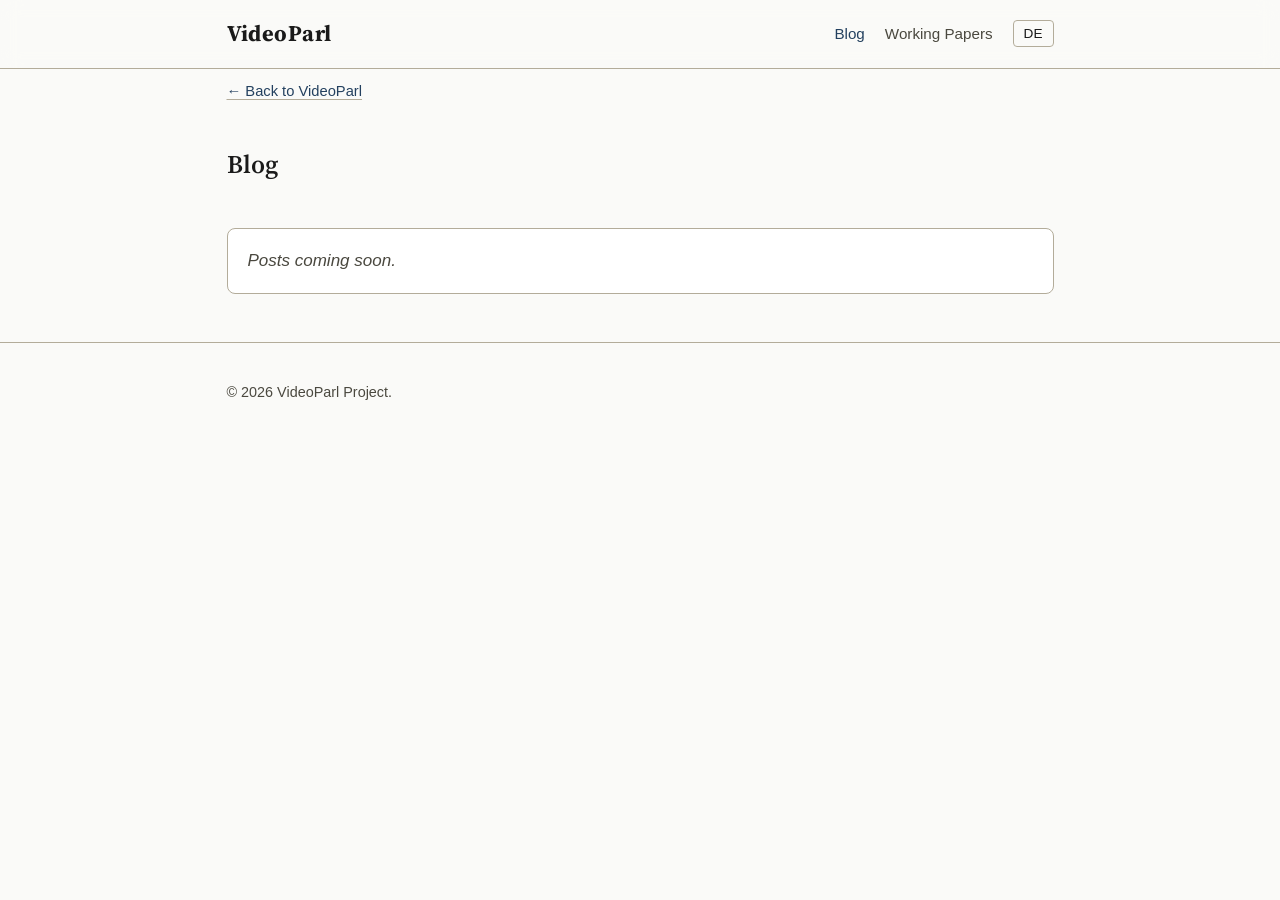
<file: blog.html>
<!DOCTYPE html>
<html lang="en">
<head>
<meta charset="UTF-8">
<meta name="viewport" content="width=device-width, initial-scale=1.0">
<title>Blog — VideoParl</title>
<meta name="description" content="Short write-ups on interim results and studies from the VideoParl project.">
<link rel="icon" href="assets/favicon.svg" type="image/svg+xml">
<link rel="preconnect" href="https://fonts.googleapis.com">
<link rel="preconnect" href="https://fonts.gstatic.com" crossorigin>
<link href="https://fonts.googleapis.com/css2?family=Source+Serif+4:wght@600;700&display=swap" rel="stylesheet">
<link rel="stylesheet" href="style.css">
<script>
  (function () {
    var lang = 'en';
    try {
      var saved = localStorage.getItem('alpatai-lang');
      if (saved === 'de' || saved === 'en') lang = saved;
    } catch (e) { /* ignore */ }
    document.documentElement.setAttribute('data-active-lang', lang);
    document.documentElement.setAttribute('lang', lang);
  })();
</script>
</head>
<body>

<header class="site-header">
  <div class="wrap">
    <a class="site-title" href="index.html">VideoParl</a>
    <nav class="site-nav">
      <a href="blog.html" class="active">Blog</a>
      <a href="papers.html">Working Papers</a>
      <button id="lang-toggle" class="lang-toggle-btn" type="button">DE</button>
    </nav>
  </div>
</header>

<main class="wrap">

  <a class="back-link" href="index.html">
    <span data-lang="de">← Zurück zu VideoParl</span>
    <span data-lang="en">← Back to VideoParl</span>
  </a>

  <section class="reveal">
    <h1 data-lang="de">Blog</h1>
    <h1 data-lang="en">Blog</h1>
  </section>

  <section class="reveal">
    <ul class="post-list" id="posts-list">
      <li class="card placeholder">
        <span data-lang="de">Beiträge folgen in Kürze.</span>
        <span data-lang="en">Posts coming soon.</span>
      </li>
    </ul>
  </section>

</main>

<footer class="site-footer">
  <div class="wrap">
    <p data-lang="de">© 2026 VideoParl-Projekt.</p>
    <p data-lang="en">© 2026 VideoParl Project.</p>
  </div>
</footer>

<script src="script.js"></script>
</body>
</html>
</file>
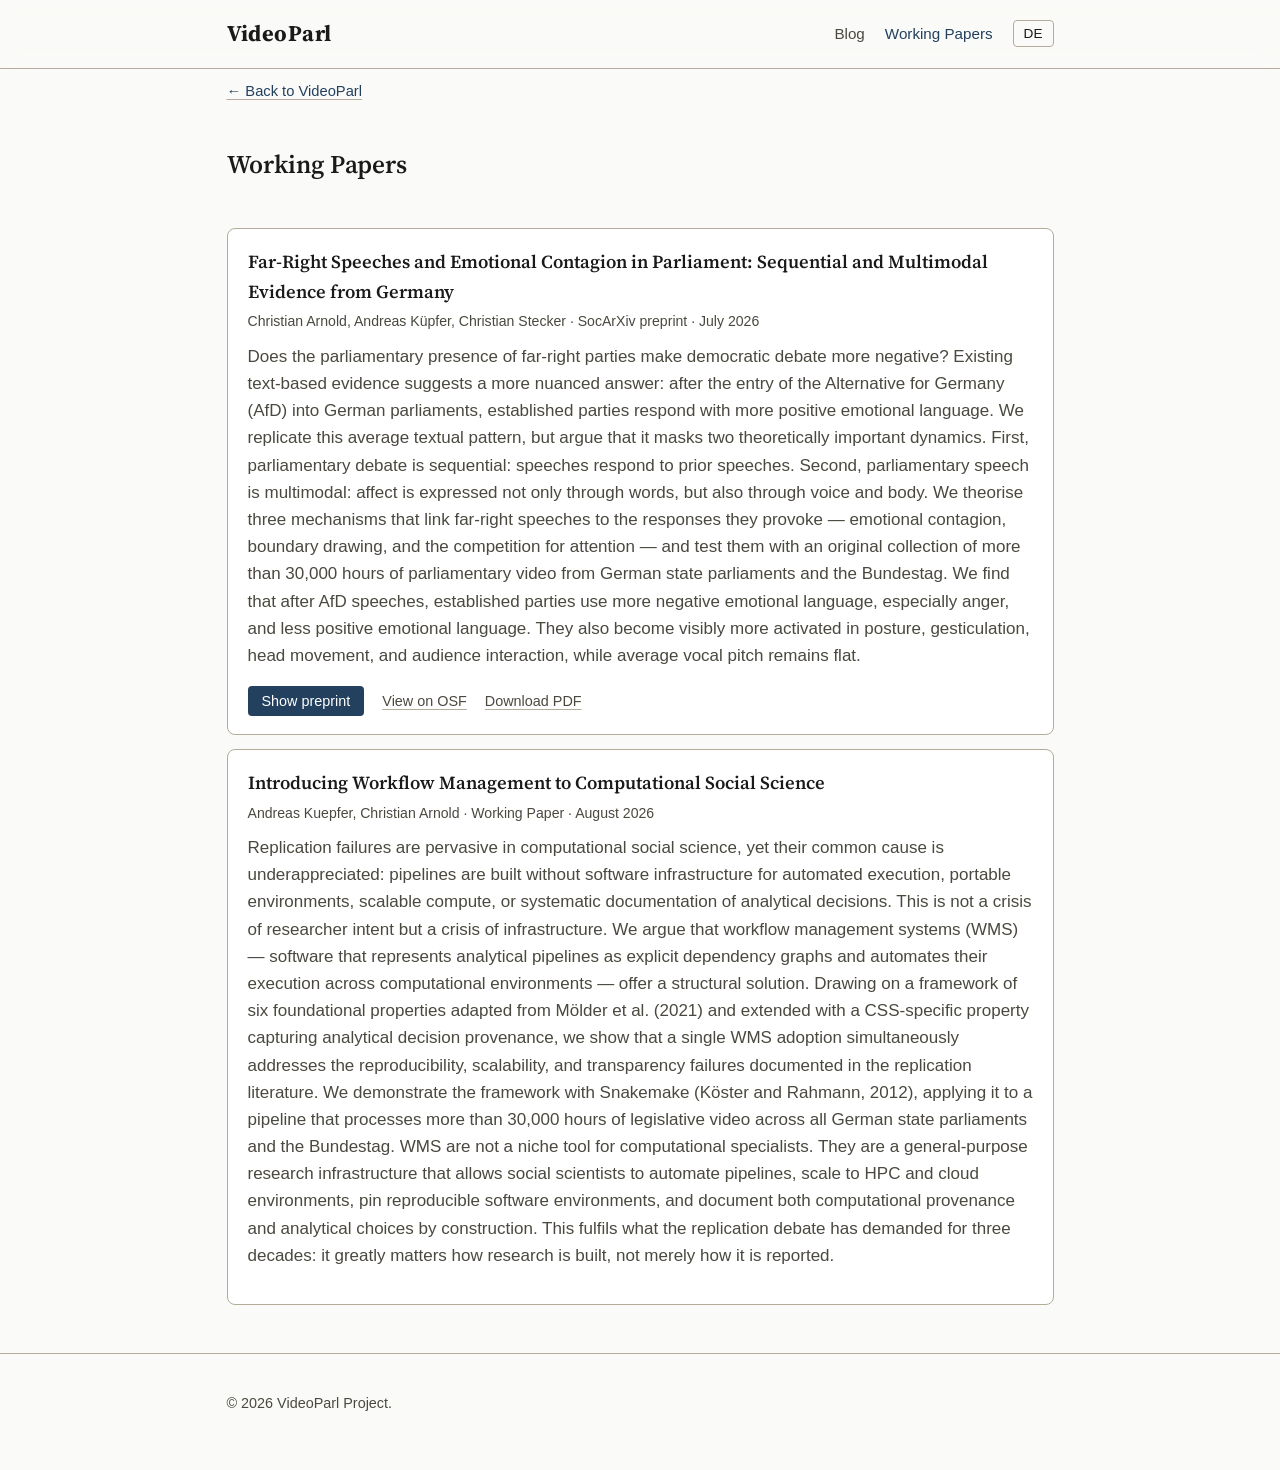
<file: papers.html>
<!DOCTYPE html>
<html lang="en">
<head>
<meta charset="UTF-8">
<meta name="viewport" content="width=device-width, initial-scale=1.0">
<title>Working Papers — VideoParl</title>
<meta name="description" content="Working papers and preprints from the VideoParl project.">
<link rel="icon" href="assets/favicon.svg" type="image/svg+xml">
<link rel="preconnect" href="https://fonts.googleapis.com">
<link rel="preconnect" href="https://fonts.gstatic.com" crossorigin>
<link href="https://fonts.googleapis.com/css2?family=Source+Serif+4:wght@600;700&display=swap" rel="stylesheet">
<link rel="stylesheet" href="style.css">
<script>
  (function () {
    var lang = 'en';
    try {
      var saved = localStorage.getItem('alpatai-lang');
      if (saved === 'de' || saved === 'en') lang = saved;
    } catch (e) { /* ignore */ }
    document.documentElement.setAttribute('data-active-lang', lang);
    document.documentElement.setAttribute('lang', lang);
  })();
</script>
</head>
<body>

<header class="site-header">
  <div class="wrap">
    <a class="site-title" href="index.html">VideoParl</a>
    <nav class="site-nav">
      <a href="blog.html">Blog</a>
      <a href="papers.html" class="active">Working Papers</a>
      <button id="lang-toggle" class="lang-toggle-btn" type="button">DE</button>
    </nav>
  </div>
</header>

<main class="wrap">

  <a class="back-link" href="index.html">
    <span data-lang="de">← Zurück zu VideoParl</span>
    <span data-lang="en">← Back to VideoParl</span>
  </a>

  <section class="reveal">
    <h1 data-lang="de">Working Papers</h1>
    <h1 data-lang="en">Working Papers</h1>
  </section>

  <section class="reveal">
    <ul class="paper-list">

      <!-- Paper 1: Arnold, Küpfer, Stecker — SocArXiv preprint -->
      <li class="card">
        <p class="paper-title">Far-Right Speeches and Emotional Contagion in Parliament: Sequential and Multimodal Evidence from Germany</p>
        <p class="paper-meta">Christian Arnold, Andreas Küpfer, Christian Stecker · SocArXiv preprint · July 2026</p>

        <p class="paper-abstract">Does the parliamentary presence of far-right parties make democratic debate more negative? Existing text-based evidence suggests a more nuanced answer: after the entry of the Alternative for Germany (AfD) into German parliaments, established parties respond with more positive emotional language. We replicate this average textual pattern, but argue that it masks two theoretically important dynamics. First, parliamentary debate is sequential: speeches respond to prior speeches. Second, parliamentary speech is multimodal: affect is expressed not only through words, but also through voice and body. We theorise three mechanisms that link far-right speeches to the responses they provoke — emotional contagion, boundary drawing, and the competition for attention — and test them with an original collection of more than 30,000 hours of parliamentary video from German state parliaments and the Bundestag. We find that after AfD speeches, established parties use more negative emotional language, especially anger, and less positive emotional language. They also become visibly more activated in posture, gesticulation, head movement, and audience interaction, while average vocal pitch remains flat.</p>

        <div class="paper-actions">
          <button type="button" class="btn show-preprint-btn"
                  data-target="embed-5v6ez"
                  data-embed-url="https://mfr.osf.io/render?url=https%3A%2F%2Fosf.io%2Fdownload%2Fd5bkw%2F%3Fdirect%26mode%3Drender"
                  data-embed-title="Far-Right Speeches and Emotional Contagion in Parliament — embedded PDF via OSF">
            <span data-lang="de">Vorschau anzeigen</span>
            <span data-lang="en">Show preprint</span>
          </button>
          <a class="link-muted" href="https://doi.org/10.31235/osf.io/5v6ez_v1" target="_blank" rel="noopener">
            <span data-lang="de">Auf OSF ansehen</span>
            <span data-lang="en">View on OSF</span>
          </a>
          <a class="link-muted" href="https://osf.io/download/d5bkw/?direct" target="_blank" rel="noopener">
            <span data-lang="de">PDF herunterladen</span>
            <span data-lang="en">Download PDF</span>
          </a>
        </div>

        <div class="embed-wrap" id="embed-5v6ez" hidden></div>
      </li>

      <!-- Paper 2: Kuepfer, Arnold — COMPTEXT 2026 conference paper (no OSF/preprint link yet) -->
      <li class="card">
        <p class="paper-title">Introducing Workflow Management to Computational Social Science</p>
        <p class="paper-meta">Andreas Kuepfer, Christian Arnold · Working Paper · August 2026</p>

        <p class="paper-abstract">Replication failures are pervasive in computational social science, yet their common cause is underappreciated: pipelines are built without software infrastructure for automated execution, portable environments, scalable compute, or systematic documentation of analytical decisions. This is not a crisis of researcher intent but a crisis of infrastructure. We argue that workflow management systems (WMS) — software that represents analytical pipelines as explicit dependency graphs and automates their execution across computational environments — offer a structural solution. Drawing on a framework of six foundational properties adapted from Mölder et al. (2021) and extended with a CSS-specific property capturing analytical decision provenance, we show that a single WMS adoption simultaneously addresses the reproducibility, scalability, and transparency failures documented in the replication literature. We demonstrate the framework with Snakemake (Köster and Rahmann, 2012), applying it to a pipeline that processes more than 30,000 hours of legislative video across all German state parliaments and the Bundestag. WMS are not a niche tool for computational specialists. They are a general-purpose research infrastructure that allows social scientists to automate pipelines, scale to HPC and cloud environments, pin reproducible software environments, and document both computational provenance and analytical choices by construction. This fulfils what the replication debate has demanded for three decades: it greatly matters how research is built, not merely how it is reported.</p>
      </li>

    </ul>
  </section>

</main>

<footer class="site-footer">
  <div class="wrap">
    <p data-lang="de">© 2026 VideoParl-Projekt.</p>
    <p data-lang="en">© 2026 VideoParl Project.</p>
  </div>
</footer>

<script src="script.js"></script>
</body>
</html>
</file>
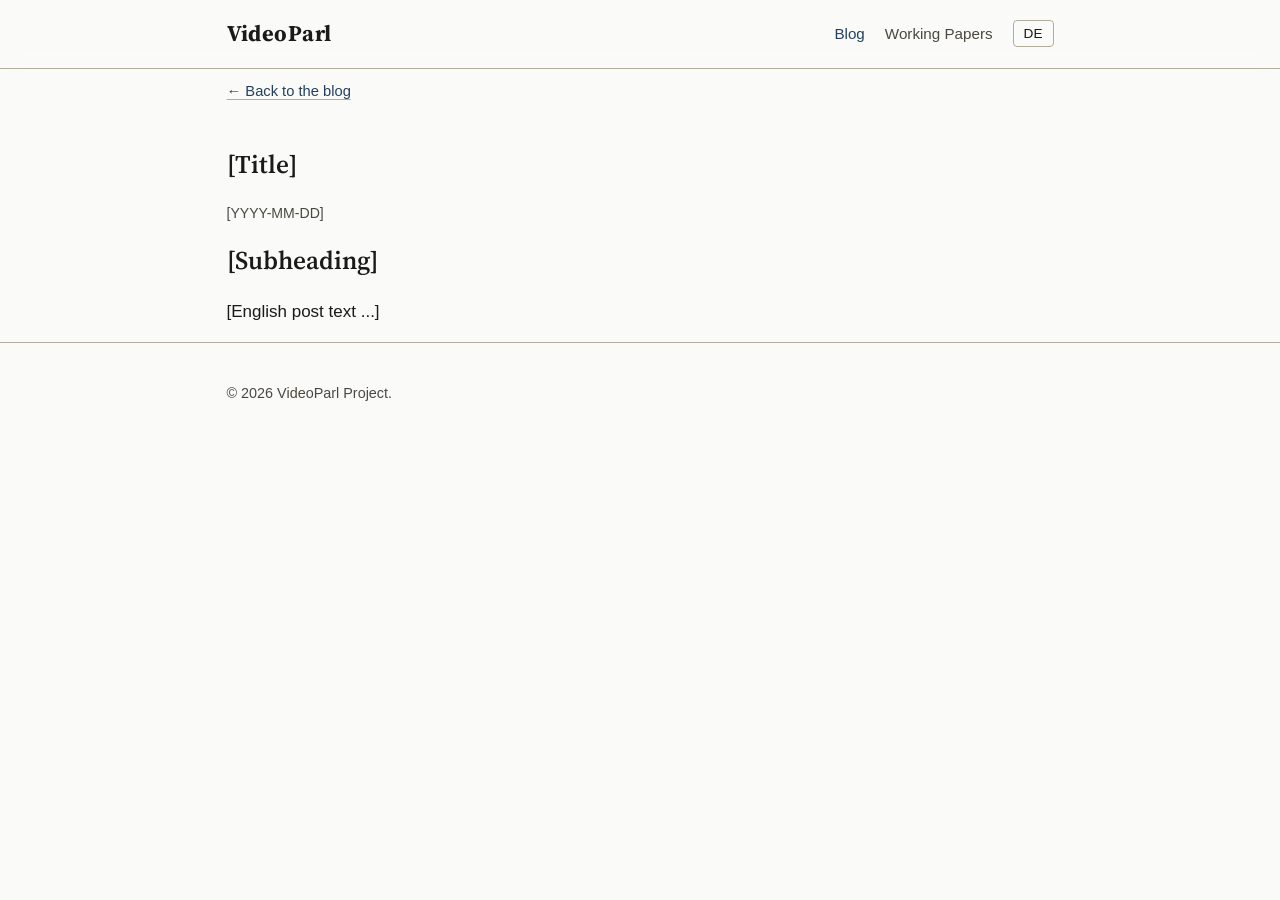
<file: posts/_template.html>
<!--
  POST TEMPLATE — copy this file to posts/YYYY-MM-topic-slug.html and fill in:
    TITLE (DE): ...
    TITLE (EN): ...
    DATE: YYYY-MM-DD
    SUMMARY (DE): 1-2 sentences, used on the blog.html posts list card
    SUMMARY (EN): 1-2 sentences, used on the blog.html posts list card
  Then add a matching <li> card to #posts-list in ../blog.html (see README.md).
-->
<!DOCTYPE html>
<html lang="en">
<head>
<meta charset="UTF-8">
<meta name="viewport" content="width=device-width, initial-scale=1.0">
<title>[Post title] — VideoParl</title>
<link rel="icon" href="../assets/favicon.svg" type="image/svg+xml">
<link rel="preconnect" href="https://fonts.googleapis.com">
<link rel="preconnect" href="https://fonts.gstatic.com" crossorigin>
<link href="https://fonts.googleapis.com/css2?family=Source+Serif+4:wght@600;700&display=swap" rel="stylesheet">
<link rel="stylesheet" href="../style.css">
<script>
  (function () {
    var lang = 'en';
    try {
      var saved = localStorage.getItem('alpatai-lang');
      if (saved === 'de' || saved === 'en') lang = saved;
    } catch (e) { /* ignore */ }
    document.documentElement.setAttribute('data-active-lang', lang);
    document.documentElement.setAttribute('lang', lang);
  })();
</script>
</head>
<body>

<header class="site-header">
  <div class="wrap">
    <a class="site-title" href="../index.html">VideoParl</a>
    <nav class="site-nav">
      <a href="../blog.html" class="active">Blog</a>
      <a href="../papers.html">Working Papers</a>
      <button id="lang-toggle" class="lang-toggle-btn" type="button">DE</button>
    </nav>
  </div>
</header>

<main class="wrap">

  <a class="back-link" href="../blog.html">
    <span data-lang="de">← Zurück zum Blog</span>
    <span data-lang="en">← Back to the blog</span>
  </a>

  <article>
    <h1 data-lang="de">[Titel]</h1>
    <h1 data-lang="en">[Title]</h1>
    <p class="post-meta">[YYYY-MM-DD]</p>

    <h2 data-lang="de">[Zwischenüberschrift]</h2>
    <h2 data-lang="en">[Subheading]</h2>
    <p data-lang="de">[Deutscher Beitragstext ...]</p>
    <p data-lang="en">[English post text ...]</p>
  </article>

</main>

<footer class="site-footer">
  <div class="wrap">
    <p data-lang="de">© 2026 VideoParl-Projekt.</p>
    <p data-lang="en">© 2026 VideoParl Project.</p>
  </div>
</footer>

<script src="../script.js"></script>
</body>
</html>
</file>
<file: style.css>
/* ALPATAI project site — shared stylesheet */

:root {
  --bg: #fafaf8;
  --bg-card: #ffffff;
  --text: #1a1a1a;
  --text-muted: #4a483f;
  --accent: #23405f;
  --accent-hover: #16283b;
  --border: #b3ac9a;
  --border-soft: #d6d1c3;
  --font-body: -apple-system, BlinkMacSystemFont, "Segoe UI", Roboto, Helvetica, Arial, sans-serif;
  --font-heading: "Source Serif 4", Georgia, "Times New Roman", serif;
  --max-width: 875px;
}

* { box-sizing: border-box; }

[hidden] { display: none !important; }

html { scroll-behavior: smooth; }

body {
  margin: 0;
  background: var(--bg);
  color: var(--text);
  font-family: var(--font-body);
  font-size: 17px;
  line-height: 1.6;
}

/* --- language toggle plumbing --- */
[data-lang] { display: none; }
html[data-active-lang="de"] [data-lang="de"] { display: revert; }
html[data-active-lang="en"] [data-lang="en"] { display: revert; }

h1, h2, h3 {
  font-family: var(--font-heading);
  font-weight: 600;
  line-height: 1.25;
  color: var(--text);
}

a {
  color: var(--accent);
  text-decoration: underline;
  text-decoration-color: var(--border);
  text-underline-offset: 3px;
}
a:hover { color: var(--accent-hover); }

/* --- layout --- */
.wrap {
  max-width: var(--max-width);
  margin: 0 auto;
  padding: 0 24px;
}

header.site-header {
  border-bottom: 1px solid var(--border);
  padding: 16px 0;
  margin-bottom: 8px;
  position: sticky;
  top: 0;
  z-index: 20;
  background: rgba(250, 250, 248, 0.82);
  backdrop-filter: blur(10px);
  -webkit-backdrop-filter: blur(10px);
}

header.site-header .wrap {
  display: flex;
  align-items: center;
  justify-content: space-between;
  flex-wrap: wrap;
  gap: 12px;
}

.site-title {
  font-family: var(--font-heading);
  font-size: 1.4rem;
  font-weight: 700;
  letter-spacing: 0.02em;
  text-decoration: none;
  color: var(--text);
}

nav.site-nav {
  display: flex;
  align-items: center;
  gap: 20px;
  flex-wrap: wrap;
}

nav.site-nav a {
  text-decoration: none;
  color: var(--text-muted);
  font-size: 0.95rem;
}
nav.site-nav a:hover,
nav.site-nav a.active {
  color: var(--accent);
}

#lang-toggle {
  font-family: var(--font-body);
  font-size: 0.85rem;
  background: none;
  border: 1px solid var(--border);
  border-radius: 4px;
  padding: 5px 10px;
  cursor: pointer;
  color: var(--text);
}
#lang-toggle:hover {
  border-color: var(--accent);
  color: var(--accent);
}

main { padding: 40px 0 20px; }

section { margin-bottom: 48px; }

section h2 {
  font-size: 1.4rem;
  margin-bottom: 14px;
  padding-bottom: 8px;
  border-bottom: 1px solid var(--border);
}

/* --- hero --- */
.hero {
  position: relative;
  margin: 8px 0 44px;
  padding: 40px 32px 32px;
  border-radius: 16px;
  overflow: hidden;
  background: var(--bg-card);
  border: 1px solid var(--border);
}
.hero::before {
  content: "";
  position: absolute;
  inset: 0;
  background:
    radial-gradient(circle at 12% 18%, rgba(44, 74, 110, 0.16), transparent 42%),
    radial-gradient(circle at 88% 12%, rgba(44, 74, 110, 0.12), transparent 38%),
    radial-gradient(circle at 55% 95%, rgba(44, 74, 110, 0.10), transparent 45%);
  background-size: 160% 160%;
  background-position: 0% 0%;
  animation: heroDrift 20s ease-in-out infinite alternate;
  pointer-events: none;
}
.hero > * { position: relative; z-index: 1; }
.hero h1 { font-size: 2rem; margin-bottom: 10px; }
.hero .tagline {
  font-size: 1.1rem;
  color: var(--text-muted);
  margin: 0;
}

@keyframes heroDrift {
  0%   { background-position: 0% 10%; }
  100% { background-position: 100% 60%; }
}

.hero-stats {
  display: flex;
  gap: 36px;
  flex-wrap: wrap;
  margin-top: 30px;
}
.stat-num {
  font-family: var(--font-heading);
  font-size: 2rem;
  font-weight: 700;
  color: var(--accent);
  line-height: 1;
  font-variant-numeric: tabular-nums;
}
.stat-label {
  font-size: 0.85rem;
  color: var(--text-muted);
  margin-top: 5px;
}

.collage-row-wrap {
  position: relative;
  margin: 0 0 44px;
}
.collage-row-wrap::after {
  content: "";
  position: absolute;
  top: 0;
  right: 0;
  bottom: 14px;
  width: 48px;
  background: linear-gradient(to right, transparent, var(--bg) 75%);
  pointer-events: none;
}
.collage-row {
  display: flex;
  gap: 8px;
  overflow-x: auto;
  padding: 6px 2px 14px;
  scrollbar-width: thin;
  scrollbar-color: var(--accent) transparent;
}
.collage-row::-webkit-scrollbar {
  height: 7px;
}
.collage-row::-webkit-scrollbar-track {
  background: var(--border-soft);
  border-radius: 4px;
}
.collage-row::-webkit-scrollbar-thumb {
  background: var(--accent);
  border-radius: 4px;
}
.collage-row::-webkit-scrollbar-thumb:hover {
  background: var(--accent-hover);
}
.collage-tile {
  flex: 0 0 auto;
  width: 130px;
  height: 98px;
  border-radius: 8px;
  overflow: hidden;
  border: 1px solid var(--border-soft);
  cursor: pointer;
  scroll-margin-top: 110px;
  transition: transform 0.2s ease, border-color 0.2s ease, box-shadow 0.2s ease;
}
.collage-tile img {
  display: block;
  width: 100%;
  height: 100%;
  object-fit: cover;
}
.collage-tile:hover,
.collage-tile.is-active {
  transform: translateY(-3px) scale(1.06);
  border-color: var(--accent);
  border-width: 2px;
  box-shadow: 0 0 0 3px rgba(35, 64, 95, 0.18), 0 10px 22px rgba(26, 26, 26, 0.2);
  z-index: 1;
}
@media (max-width: 600px) {
  .collage-tile { width: 108px; height: 81px; }
  .collage-row-wrap::after { width: 32px; }
}

.hero-features-toggle {
  margin-top: 22px;
}
.features-toggle-btn {
  display: inline-flex;
  align-items: center;
  gap: 7px;
  background: none;
  border: none;
  padding: 0;
  font-family: var(--font-body);
  font-size: 0.85rem;
  font-weight: 600;
  color: var(--accent);
  cursor: pointer;
}
.features-toggle-btn:hover { color: var(--accent-hover); }
.features-toggle-btn .chevron {
  transition: transform 0.28s ease;
}
.features-toggle-btn[aria-expanded="true"] .chevron {
  transform: rotate(180deg);
}
.features-toggle-btn[aria-expanded="true"] .label-show,
.features-toggle-btn:not([aria-expanded="true"]) .label-hide {
  display: none;
}

.hero-features {
  display: flex;
  gap: 32px;
  flex-wrap: wrap;
  max-height: 0;
  overflow: hidden;
  opacity: 0;
  margin-top: 0;
  padding-top: 0;
  border-top: 1px solid transparent;
  transition: max-height 0.38s ease, opacity 0.3s ease, margin-top 0.38s ease, padding-top 0.38s ease, border-color 0.38s ease;
}
.hero-features.is-open {
  opacity: 1;
  margin-top: 22px;
  padding-top: 22px;
  border-top-color: var(--border);
}
@media (prefers-reduced-motion: reduce) {
  .hero-features { transition: none; }
  .features-toggle-btn .chevron { transition: none; }
}
.feature-group {
  flex: 1 1 140px;
  min-width: 140px;
}
.feature-group-label {
  font-size: 0.72rem;
  font-weight: 700;
  letter-spacing: 0.07em;
  text-transform: uppercase;
  color: var(--accent);
  margin-bottom: 8px;
}
.feature-tags {
  list-style: none;
  padding: 0;
  margin: 0;
  font-size: 0.87rem;
  color: var(--text-muted);
}
.feature-tags li {
  padding: 4px 0;
}
.feature-tags li + li {
  border-top: 1px dashed var(--border-soft);
}

@media (prefers-reduced-motion: reduce) {
  .hero::before { animation: none; }
}

ul.goals { padding-left: 1.2em; }
ul.goals li { margin-bottom: 6px; }

.team-grid {
  display: flex;
  flex-wrap: wrap;
  gap: 28px;
}
.team-member {
  min-width: 160px;
  max-width: 200px;
}
.team-member .avatar {
  width: 96px;
  height: 96px;
  border-radius: 50%;
  object-fit: cover;
  display: block;
  margin-bottom: 10px;
  border: 1px solid var(--border-soft);
  transition: transform 0.25s ease, border-color 0.25s ease;
}
.team-member:hover .avatar {
  transform: scale(1.06);
  border-color: var(--accent);
}
.team-member .name {
  font-weight: 600;
}
.team-member .affiliation {
  color: var(--text-muted);
  font-size: 0.95rem;
}
.team-member .team-contact {
  font-size: 0.88rem;
  margin-top: 4px;
}

.card {
  background: var(--bg-card);
  border: 1px solid var(--border);
  border-radius: 8px;
  padding: 18px 20px;
  transition: transform 0.25s ease, box-shadow 0.25s ease;
}
.card + .card { margin-top: 14px; }
.card.placeholder {
  color: var(--text-muted);
  font-style: italic;
}
.card:not(.placeholder):hover {
  transform: translateY(-3px);
  box-shadow: 0 10px 24px rgba(26, 26, 26, 0.1);
  border-color: var(--accent);
}

ul.post-list, ul.paper-list {
  list-style: none;
  padding: 0;
  margin: 0;
}
ul.post-list li, ul.paper-list li { margin-bottom: 14px; }

.post-meta, .paper-meta {
  color: var(--text-muted);
  font-size: 0.88rem;
  margin: 2px 0 8px;
}

.paper-title {
  font-family: var(--font-heading);
  font-size: 1.15rem;
  font-weight: 600;
  margin: 0 0 4px;
}

.paper-abstract {
  margin-top: 10px;
  color: var(--text-muted);
  line-height: 1.6;
}

.paper-actions {
  display: flex;
  flex-wrap: wrap;
  gap: 10px 18px;
  align-items: center;
  margin-top: 12px;
}

.btn {
  display: inline-block;
  background: var(--accent);
  color: #fff;
  border: none;
  border-radius: 4px;
  padding: 7px 14px;
  font-size: 0.9rem;
  font-family: var(--font-body);
  cursor: pointer;
  text-decoration: none;
}
.btn:hover { background: var(--accent-hover); color: #fff; }

.link-muted {
  font-size: 0.9rem;
  color: var(--text-muted);
}

.embed-wrap {
  margin-top: 16px;
  border: 1px solid var(--border);
  border-radius: 6px;
  overflow: hidden;
}
.embed-wrap iframe {
  display: block;
  width: 100%;
  height: 700px;
  border: 0;
}

footer.site-footer {
  border-top: 1px solid var(--border);
  padding: 24px 0 40px;
  color: var(--text-muted);
  font-size: 0.9rem;
}
footer.site-footer .wrap {
  display: flex;
  flex-direction: column;
  gap: 4px;
}

.back-link {
  display: inline-block;
  margin-bottom: 24px;
  font-size: 0.92rem;
}

/* --- parliament map --- */
.about-row {
  display: flex;
  align-items: flex-start;
  gap: 36px;
  flex-wrap: wrap;
}
.about-text {
  flex: 1 1 320px;
  min-width: 260px;
}
.about-row .parl-map-wrap {
  flex: 1 1 300px;
  max-width: 380px;
  margin: 4px 0 0;
}

.parl-map-wrap {
  position: relative;
  max-width: 420px;
  margin: 8px auto 0;
}
.parl-map {
  display: block;
  width: 100%;
  height: auto;
  overflow: visible;
}
.state-path {
  fill: #f1eee3;
  stroke: #8f8a79;
  stroke-width: 1.8;
  stroke-linejoin: round;
  cursor: pointer;
  transition: fill 0.2s ease, stroke 0.2s ease;
}
.state-path.is-active {
  fill: #dbe3ea;
  stroke: var(--accent);
}
.parl-dot {
  fill: var(--accent);
  stroke: var(--bg-card);
  stroke-width: 2;
  cursor: pointer;
  transition: r 0.15s ease, fill 0.15s ease;
  outline: none;
}
.parl-dot:hover,
.parl-dot:focus-visible,
.parl-dot.is-active {
  fill: var(--accent-hover);
  r: 9;
}
.parl-dot--bundestag {
  fill: #8a5a2c;
}
.parl-dot--bundestag:hover,
.parl-dot--bundestag:focus-visible,
.parl-dot--bundestag.is-active {
  fill: #6e4620;
}
@keyframes dotPop {
  from { opacity: 0; }
  to   { opacity: 1; }
}
.reveal.is-visible .parl-dot {
  animation: dotPop 0.3s ease-out both;
}
.parl-tooltip {
  position: absolute;
  pointer-events: none;
  z-index: 5;
  background: var(--text);
  color: var(--bg);
  padding: 7px 11px;
  border-radius: 6px;
  font-size: 0.82rem;
  line-height: 1.35;
  white-space: nowrap;
  transform: translate(-50%, calc(-100% - 12px));
  box-shadow: 0 6px 16px rgba(26, 26, 26, 0.18);
}
.parl-tooltip::after {
  content: "";
  position: absolute;
  left: 50%;
  top: 100%;
  transform: translateX(-50%);
  border: 5px solid transparent;
  border-top-color: var(--text);
}
.parl-tooltip-name { font-weight: 600; }
.parl-tooltip-parl {
  opacity: 0.8;
  font-size: 0.78rem;
}
.map-caption {
  text-align: center;
  font-size: 0.82rem;
  color: var(--text-muted);
  margin-top: 10px;
}
@media (prefers-reduced-motion: reduce) {
  .reveal.is-visible .parl-dot { animation: none; }
}

/* --- scroll-reveal --- */
.reveal {
  opacity: 0;
  transform: translateY(18px);
  transition: opacity 0.6s ease, transform 0.6s ease;
}
.reveal.is-visible {
  opacity: 1;
  transform: translateY(0);
}
@media (prefers-reduced-motion: reduce) {
  .reveal { opacity: 1; transform: none; transition: none; }
}

@media (max-width: 600px) {
  header.site-header .wrap { flex-direction: column; align-items: flex-start; }
  .hero h1 { font-size: 1.6rem; }
  .hero { padding: 28px 20px 24px; }
  .hero-stats { gap: 24px; }
  .embed-wrap iframe { height: 480px; }
  .about-row .parl-map-wrap { max-width: 380px; margin: 8px auto 0; flex-basis: 100%; }
}

/* Funder / partner logos */
.logo-row {
  display: flex;
  flex-wrap: wrap;
  align-items: center;
  justify-content: center;
  gap: 20px 40px;
  margin-top: 20px;
  padding: 20px 24px;
  background: var(--bg-card);
  border: 1px solid var(--border);
  border-radius: 8px;
}
.logo-row a { display: inline-flex; }
.logo-row img {
  height: 52px;
  width: auto;
  max-width: 100%;
  object-fit: contain;
}
@media (max-width: 600px) {
  .logo-row { gap: 16px 24px; padding: 16px; }
  .logo-row img { height: 40px; }
}

.tour-paper { margin: 6px 0 0; }
.logo-row img.logo-tu { height: 68px; }
@media (max-width: 600px) { .logo-row img.logo-tu { height: 52px; } }
</file>
